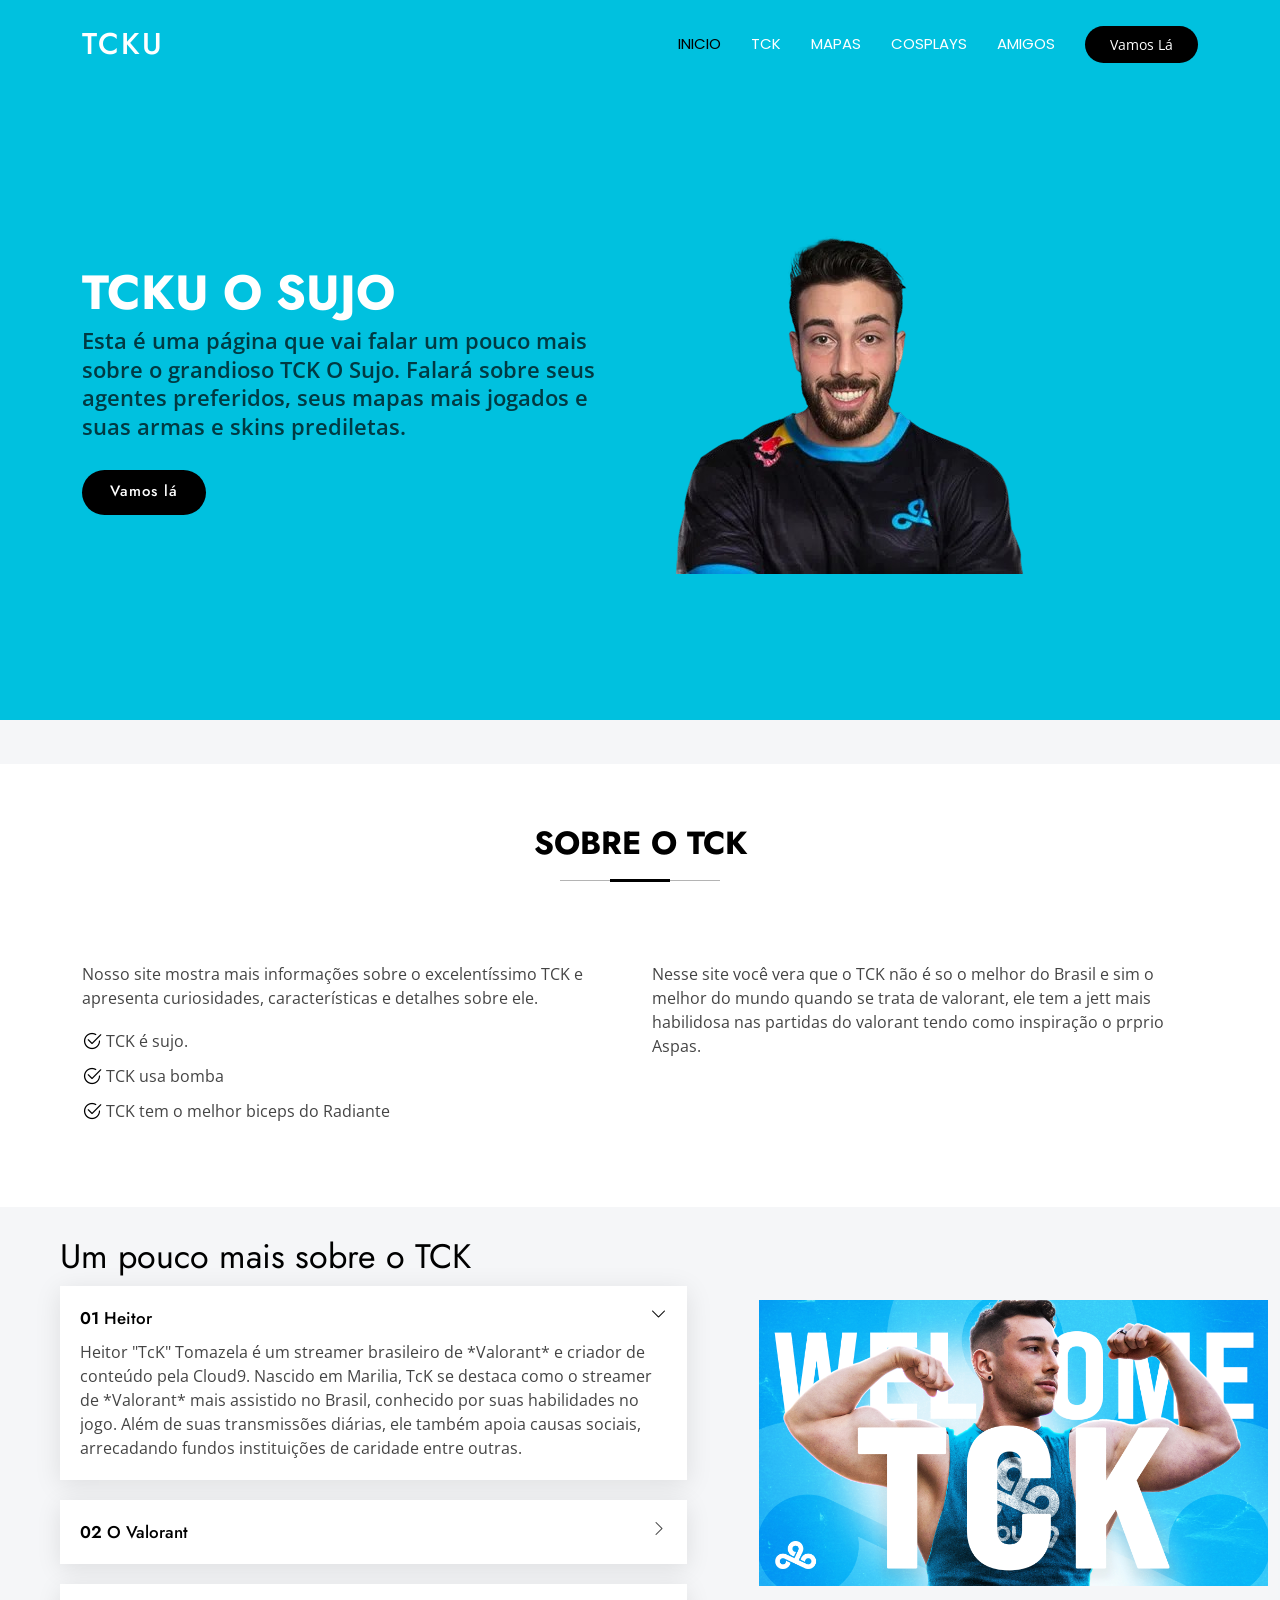
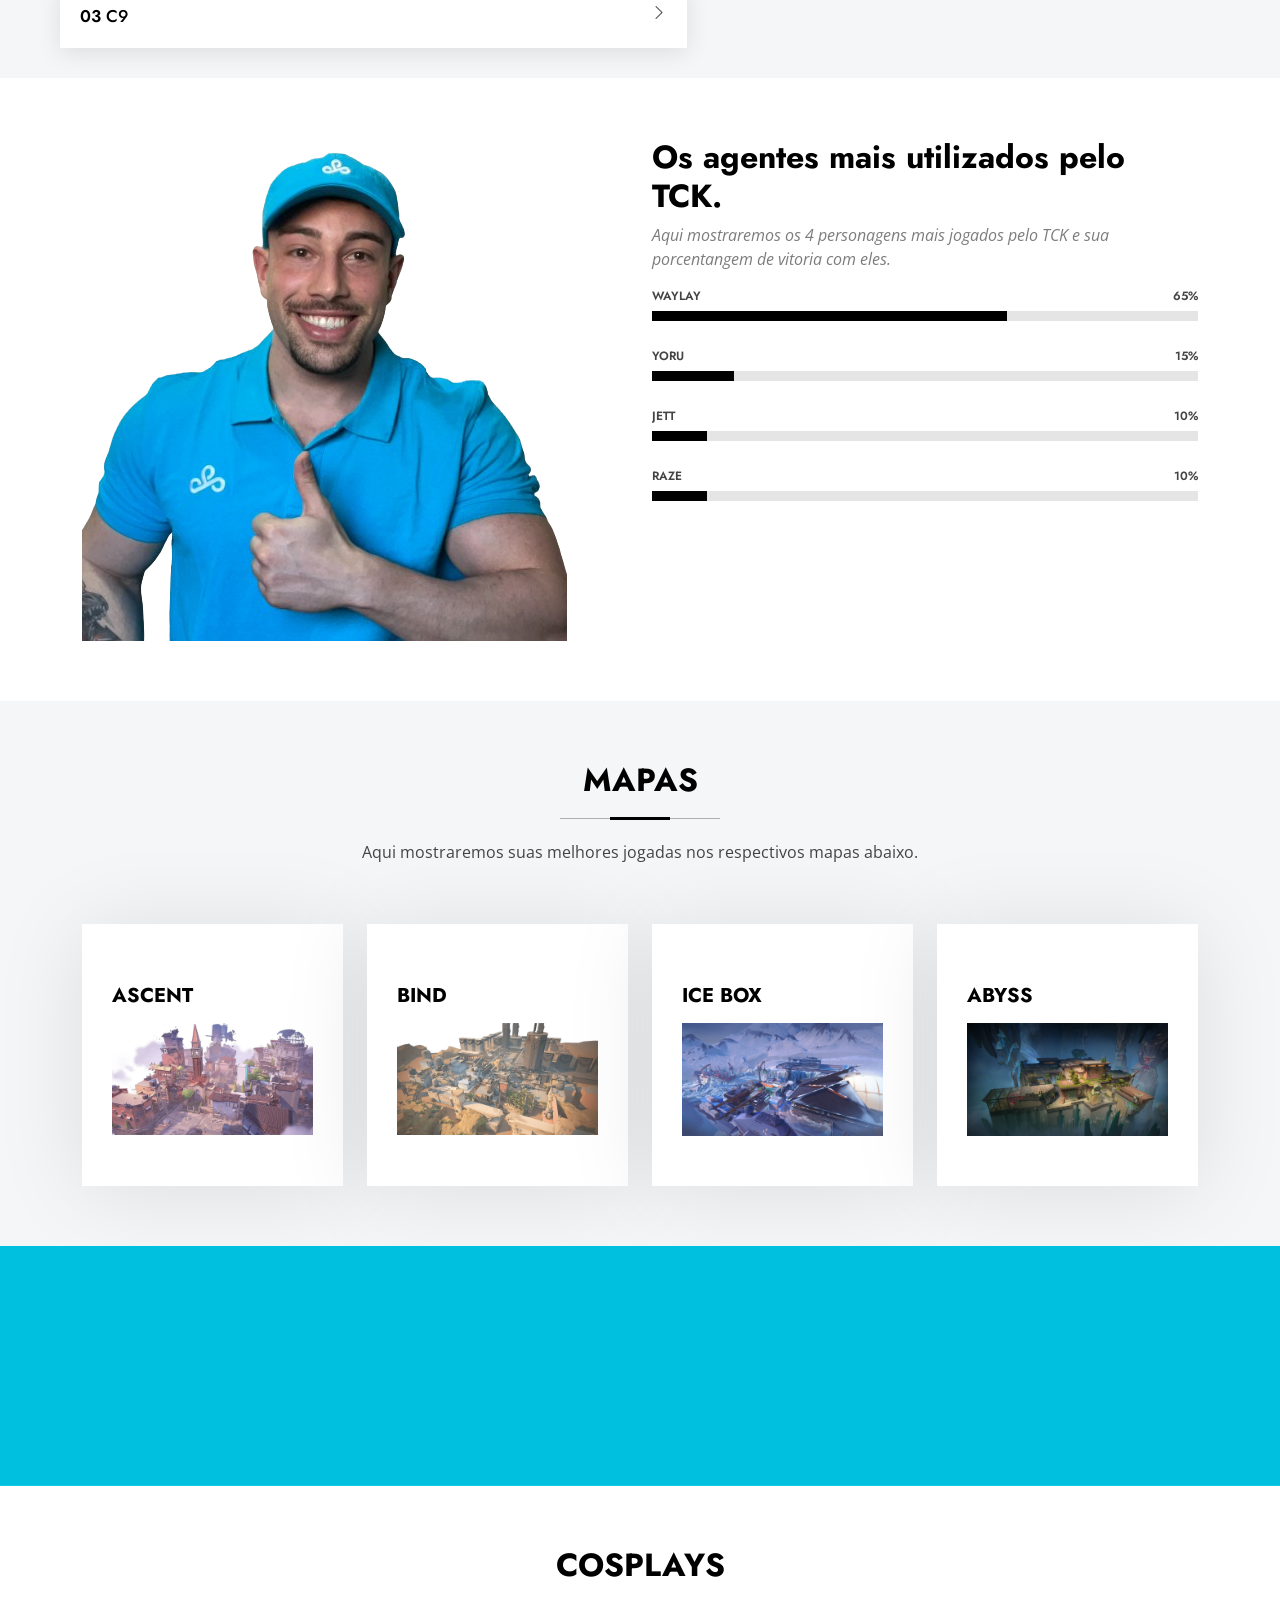
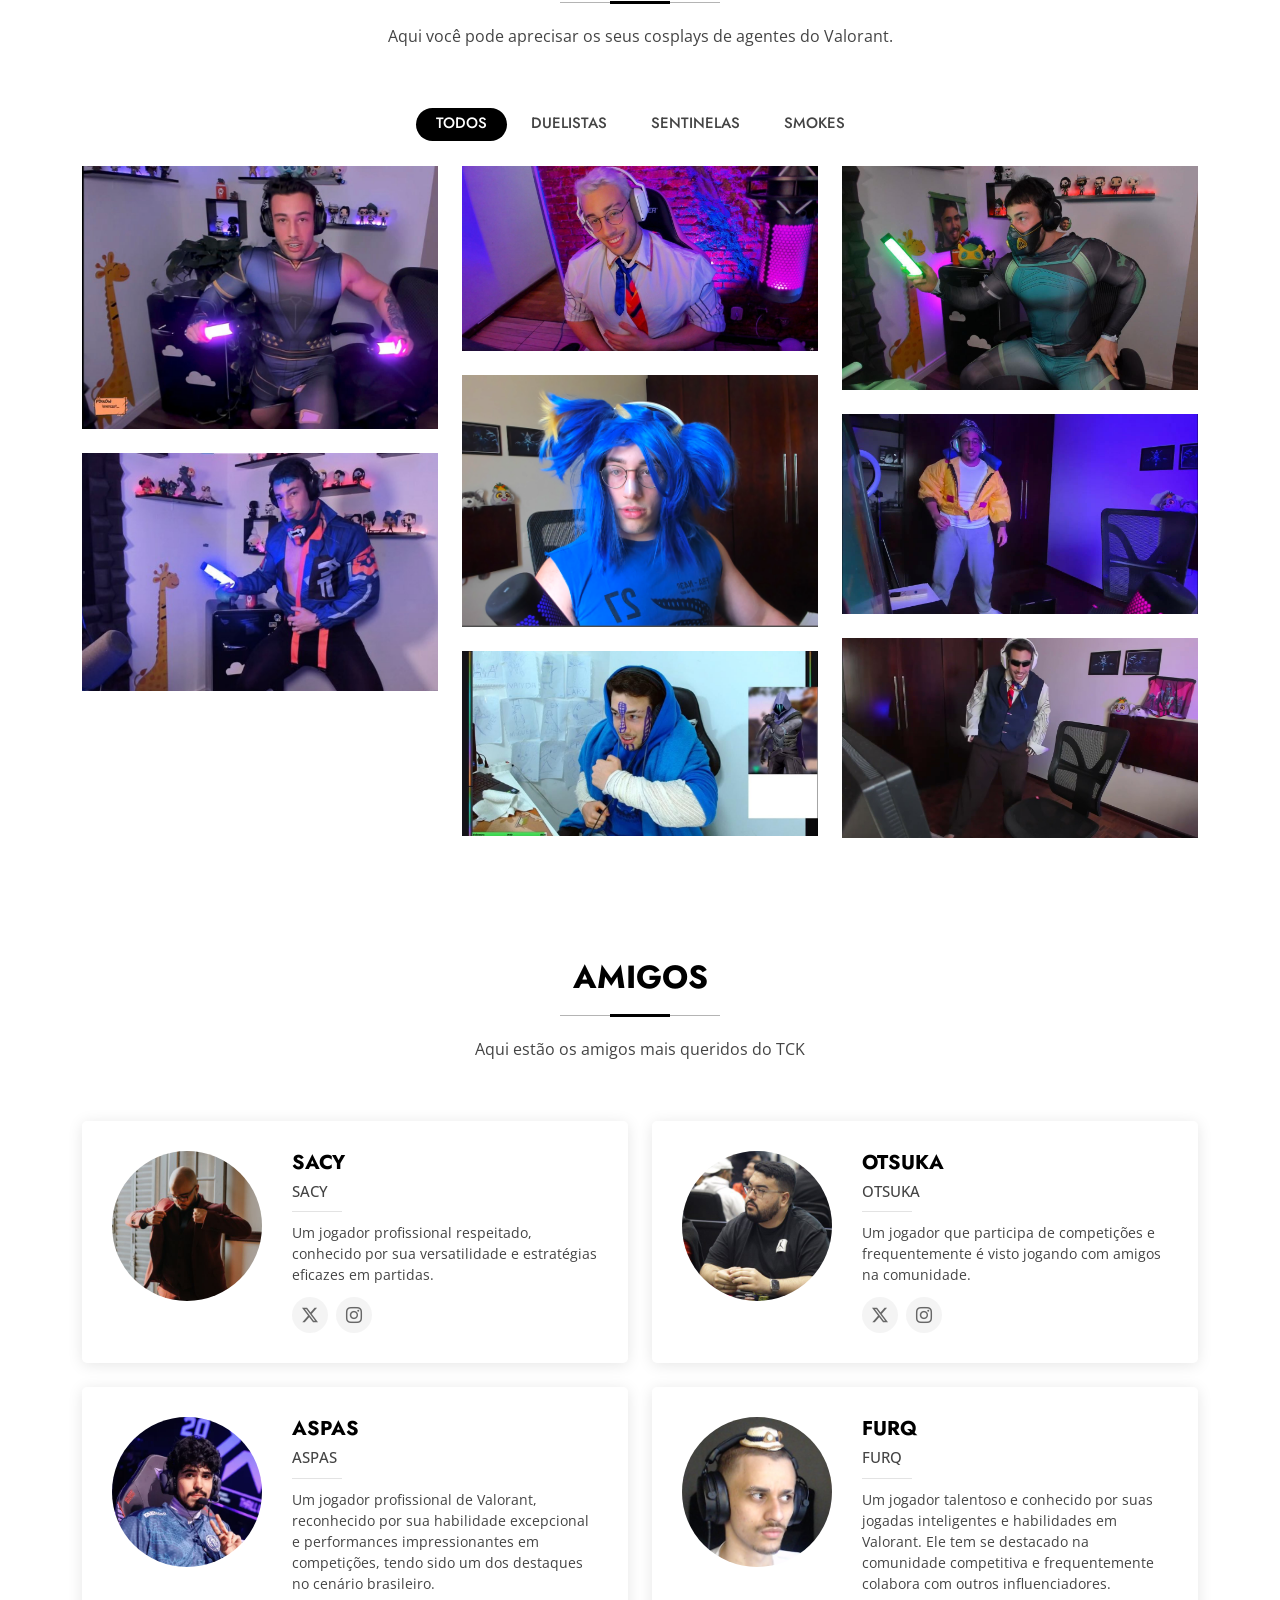
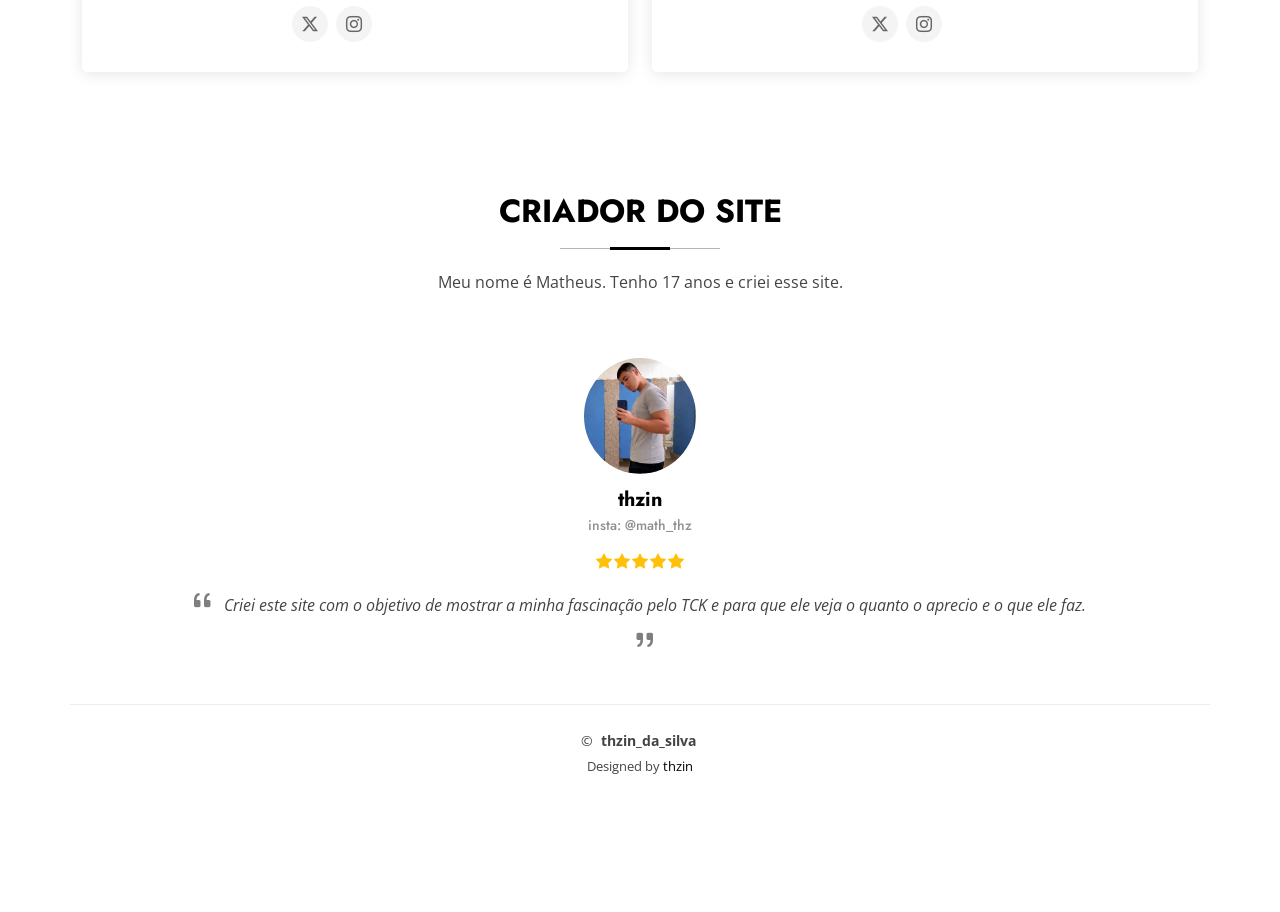
<file: index.html>
<!DOCTYPE html>
<html lang="en">

<head>
  <meta charset="utf-8">
  <meta content="width=device-width, initial-scale=1.0" name="viewport">
  <title>TCKU O SUJO</title>
  <meta name="description" content="">
  <meta name="keywords" content="">

  <!-- Favicons -->
  <link href="assets/img/favicon.png" rel="icon">
  <link href="assets/img/apple-touch-icon.png" rel="apple-touch-icon">

  <!-- Fonts -->
  <link href="https://fonts.googleapis.com" rel="preconnect">
  <link href="https://fonts.gstatic.com" rel="preconnect" crossorigin>
  <link href="https://fonts.googleapis.com/css2?family=Open+Sans:ital,wght@0,300;0,400;0,500;0,600;0,700;0,800;1,300;1,400;1,500;1,600;1,700;1,800&family=Poppins:ital,wght@0,100;0,200;0,300;0,400;0,500;0,600;0,700;0,800;0,900;1,100;1,200;1,300;1,400;1,500;1,600;1,700;1,800;1,900&family=Jost:ital,wght@0,100;0,200;0,300;0,400;0,500;0,600;0,700;0,800;0,900;1,100;1,200;1,300;1,400;1,500;1,600;1,700;1,800;1,900&display=swap" rel="stylesheet">

  <!-- Vendor CSS Files -->
  <link href="assets/vendor/bootstrap/css/bootstrap.min.css" rel="stylesheet">
  <link href="assets/vendor/bootstrap-icons/bootstrap-icons.css" rel="stylesheet">
  <link href="assets/vendor/aos/aos.css" rel="stylesheet">
  <link href="assets/vendor/glightbox/css/glightbox.min.css" rel="stylesheet">
  <link href="assets/vendor/swiper/swiper-bundle.min.css" rel="stylesheet">

  <!-- Main CSS File -->
  <link href="assets/css/main.css" rel="stylesheet">

  <!-- =======================================================
  * Template Name: Arsha
  * Template URL: https://bootstrapmade.com/arsha-free-bootstrap-html-template-corporate/
  * Updated: Aug 07 2024 with Bootstrap v5.3.3
  * Author: BootstrapMade.com
  * License: https://bootstrapmade.com/license/
  ======================================================== -->
</head>

<body class="index-page">

  <header id="header" class="header d-flex align-items-center fixed-top">
    <div class="container-fluid container-xl position-relative d-flex align-items-center">

      <a href="index.html" class="logo d-flex align-items-center me-auto">
        <!-- Uncomment the line below if you also wish to use an image logo -->
        <!-- <img src="assets/img/logo.png" alt=""> -->
        <h1 class="sitename">TCKU</h1>
      </a>

      <nav id="navmenu" class="navmenu">
        <ul>
          <li><a href="#hero" class="active">INICIO</a></li>
          <li><a href="#about">TCK</a></li>
          <li><a href="#services">MAPAS</a></li>
          <li><a href="#portfolio">COSPLAYS</a></li>
          <!-- <li><a href="#pricing">AMIGOS</a></li>
          <li class="dropdown"><a href="#"><span>Desafios</span> <i class="bi bi-chevron-down toggle-dropdown"></i></a>
            <ul>
              <li><a href="#">Desafio 1</a></li>
              <li><a href="#">Desafio 2</a></li>
              <li><a href="#">Desafio 3</a></li>
              <li><a href="#">Desafio 4</a></li>
            </ul>
          </li> -->
          <li><a href="#team">AMIGOS</a></li>
         
      
        </ul>
        <i class="mobile-nav-toggle d-xl-none bi bi-list"></i>
      </nav>

      <a class="btn-getstarted" href="#about">Vamos Lá</a>

    </div>
  </header>

  <main class="main">

    <!-- Hero Section -->
    <section id="hero" class="hero section dark-background">

      <div class="container">
        <div class="row gy-4">
          <div class="col-lg-6 order-2 order-lg-1 d-flex flex-column justify-content-center" data-aos="zoom-out">
            <h1>TCKU O SUJO</h1>
<p>Esta é uma página que vai falar um pouco mais sobre o grandioso TCK O Sujo. Falará sobre seus agentes preferidos, seus mapas mais jogados e suas armas e skins prediletas.</p>            <div class="d-flex">
              <a href="#about" class="btn-get-started">Vamos lá</a>
              <!-- <a href="https://www.youtube.com/watch?v=Y7f98aduVJ8" class="glightbox btn-watch-video d-flex align-items-center"><i class="bi bi-play-circle"></i><span>Watch Video</span></a> -->
            </div>
          </div>
          <div class="col-lg-6 order-1 order-lg-2 hero-img" data-aos="zoom-out" data-aos-delay="200">
            <img src="assets/img/x1.png" class="img-fluid animated" alt="">
          </div>
        </div>
      </div>

    </section><!-- /Hero Section -->

    <!-- Clients Section -->
    <section id="clients" class="clients section light-background">

      <div class="container" data-aos="zoom-in">

        <div class="swiper init-swiper">
          <script type="application/json" class="swiper-config">
            {
              "loop": true,
              "speed": 600,
              "autoplay": {
                "delay": 5000
              },
              "slidesPerView": "auto",
              "pagination": {
                "el": ".swiper-pagination",
                "type": "bullets",
                "clickable": true
              },
              "breakpoints": {
                "320": {
                  "slidesPerView": 2,
                  "spaceBetween": 40
                },
                "480": {
                  "slidesPerView": 3,
                  "spaceBetween": 60
                },
                "640": {
                  "slidesPerView": 4,
                  "spaceBetween": 80
                },
                "992": {
                  "slidesPerView": 5,
                  "spaceBetween": 120
                },
                "1200": {
                  "slidesPerView": 6,
                  "spaceBetween": 120
                }
              }
            }
          </script>
          <!-- <div class="swiper-wrapper align-items-center">
            <div class="swiper-slide"><img src="assets/img/clients/client-1.png" class="img-fluid" alt=""></div>
            <div class="swiper-slide"><img src="assets/img/clients/client-2.png" class="img-fluid" alt=""></div>
            <div class="swiper-slide"><img src="assets/img/clients/client-3.png" class="img-fluid" alt=""></div>
            <div class="swiper-slide"><img src="assets/img/clients/client-4.png" class="img-fluid" alt=""></div>
            <div class="swiper-slide"><img src="assets/img/clients/client-5.png" class="img-fluid" alt=""></div>
            <div class="swiper-slide"><img src="assets/img/clients/client-6.png" class="img-fluid" alt=""></div>
            <div class="swiper-slide"><img src="assets/img/clients/client-7.png" class="img-fluid" alt=""></div>
            <div class="swiper-slide"><img src="assets/img/clients/client-8.png" class="img-fluid" alt=""></div>
          </div>
        </div>

      </div> -->

    </section><!-- /Clients Section -->

    <!-- About Section -->
    <section id="about" class="about section">

      <!-- Section Title -->
      <div class="container section-title" data-aos="fade-up">
        <h2>Sobre o TCK</h2>
      </div><!-- End Section Title -->

      <div class="container">

        <div class="row gy-4">

          <div class="col-lg-6 content" data-aos="fade-up" data-aos-delay="100">
           <p>
Nosso site mostra mais informações sobre o excelentíssimo TCK e apresenta curiosidades, características e detalhes sobre ele.
</p>
            <ul>
              <li><i class="bi bi-check2-circle"></i> <span>TCK é sujo.</span></li>
              <li><i class="bi bi-check2-circle"></i> <span>TCK usa bomba</span></li>
              <li><i class="bi bi-check2-circle"></i> <span>TCK tem o melhor biceps do Radiante</span></li>
            </ul>
          </div>

          <div class="col-lg-6" data-aos="fade-up" data-aos-delay="200">
            <p>Nesse site você vera que o TCK não é so o melhor do Brasil e sim o melhor do mundo quando se trata de valorant, ele tem a jett mais habilidosa nas partidas do valorant tendo como inspiração o prprio Aspas. </p>
            <!-- <a href="#" class="read-more"><span>Read More</span><i class="bi bi-arrow-right"></i></a> -->
          </div>

        </div>

      </div>

    </section><!-- /About Section -->

    <!-- Why Us Section -->
    <section id="why-us" class="section why-us light-background" data-builder="section">

      <div class="container-fluid">

        <div class="row gy-4">

          <div class="col-lg-7 d-flex flex-column justify-content-center order-2 order-lg-1">

            <div class="content px-xl-5" data-aos="fade-up" data-aos-delay="100">
              <h3><span>Um pouco mais sobre o TCK</span></h3>
              <!-- <p>
                "O Homem que Calculava", escrito por Malba Tahan, é um clássico da literatura brasileira e mundial que mistura a matemática com a magia da narrativa. A história, ambientada no exótico mundo árabe, gira em torno de Beremiz Samir, um homem com habilidades matemáticas extraordinárias, que usa sua inteligência para resolver desafios e intrigas de forma engenhosa.
              </p> -->
            </div>

            <div class="faq-container px-xl-5" data-aos="fade-up" data-aos-delay="200">

              <div class="faq-item faq-active">

                <h3><span>01</span>Heitor</h3>
                <div class="faq-content">
                  <p>Heitor "TcK" Tomazela é um streamer brasileiro de *Valorant* e criador de conteúdo pela Cloud9. Nascido em Marilia, TcK se destaca como o streamer de *Valorant* mais assistido no Brasil, conhecido por suas habilidades no jogo. Além de suas transmissões diárias, ele também apoia causas sociais, arrecadando fundos instituições de caridade entre outras.</p>
                </div>
                <i class="faq-toggle bi bi-chevron-right"></i>
              </div><!-- End Faq item-->

              <div class="faq-item">
                <h3><span>02</span>O Valorant</h3>
                <div class="faq-content">
                  <p>
                    TcK é conhecido por ser um jogador excepcional de Valorant, tendo atingido a classificação mais alta do jogo, Radiant, desde a fase beta. Seu estilo de jogo é marcado por uma excelente mira e grande precisão em suas jogadas, o que o torna um dos jogadores mais temidos nos servidores brasileiros. Ele é muito estratégico e consegue manter um nível de competitividade extremamente alto em todas as suas transmissões. Como um dos streamers mais assistidos de Valorant no Brasil, TcK também oferece entretenimento, misturando jogabilidade de alto nível com interações divertidas com seu público.</p>
                </div>
                <i class="faq-toggle bi bi-chevron-right"></i>
              </div><!-- End Faq item-->

              <div class="faq-item">
                <h3><span>03</span>C9</h3>
                <div class="faq-content">
                  <p>A Cloud9 (C9) é uma das organizações de esports mais reconhecidas globalmente, fundada em 2013. A equipe compete em diversos jogos populares, incluindo *League of Legends*, *CS:GO*, *VALORANT*, e outros. A C9 é conhecida por suas conquistas em várias ligas de esports, incluindo títulos importantes como o primeiro Major norte-americano de *CS:GO*. Além de seu sucesso competitivo, a Cloud9 também investe em criadores de conteúdo e streamers, fortalecendo sua marca dentro e fora dos cenários competitivos【24†source】.</p>
                </div>
                <i class="faq-toggle bi bi-chevron-right"></i>
              </div><!-- End Faq item-->

            </div>

          </div>

          <div class="col-lg-5 order-1 order-lg-2 why-us-img">
            <img src="assets/img/x4.png" class="img-fluid" alt="" data-aos="zoom-in" data-aos-delay="100">
          </div>
        </div>

      </div>

    </section><!-- /Why Us Section -->

    <!-- Skills Section -->
    <section id="skills" class="skills section">

      <div class="container" data-aos="fade-up" data-aos-delay="100">

        <div class="row">

          <div class="col-lg-6 d-flex align-items-center">
            <img src="assets/img/c2.png" class="img-fluid" alt="">
          </div>

          <div class="col-lg-6 pt-4 pt-lg-0 content">

            <h3>Os agentes mais utilizados pelo TCK.</h3>
            <p class="fst-italic">
             Aqui mostraremos os 4 personagens mais jogados pelo TCK e sua porcentangem de vitoria com eles.
            </p>

            <div class="skills-content skills-animation">

              <div class="progress">
                <span class="skill"><span>WAYLAY</span> <i class="val">65%</i></span>
                <div class="progress-bar-wrap">
                  <div class="progress-bar" role="progressbar" aria-valuenow="65" aria-valuemin="0" aria-valuemax="65"></div>
                </div>
              </div><!-- End Skills Item -->

              <div class="progress">
                <span class="skill"><span>YORU</span> <i class="val">15%</i></span>
                <div class="progress-bar-wrap">
                  <div class="progress-bar" role="progressbar" aria-valuenow="15" aria-valuemin="0" aria-valuemax="15"></div>
                </div>
              </div><!-- End Skills Item -->

              <div class="progress">
                <span class="skill"><span>JETT</span> <i class="val">10%</i></span>
                <div class="progress-bar-wrap">
                  <div class="progress-bar" role="progressbar" aria-valuenow="10" aria-valuemin="0" aria-valuemax="10"></div>
                </div>
              </div><!-- End Skills Item -->

              <div class="progress">
                <span class="skill"><span>RAZE</span> <i class="val">10%</i></span>
                <div class="progress-bar-wrap">
                  <div class="progress-bar" role="progressbar" aria-valuenow="10" aria-valuemin="0" aria-valuemax="10"></div>
                </div>
              </div><!-- End Skills Item -->

            </div>

          </div>
        </div>

      </div>

    </section><!-- /Skills Section -->

    <!-- Services Section -->
    <section id="services" class="services section light-background">

      <!-- Section Title -->
      <div class="container section-title" data-aos="fade-up">
        <h2>Mapas</h2>
        <p>Aqui mostraremos suas melhores jogadas nos respectivos mapas abaixo. </p>
      </div><!-- End Section Title -->

      <div class="container">

        <div class="row gy-4">

          <div class="col-xl-3 col-md-6 d-flex" data-aos="fade-up" data-aos-delay="100">
            <div class="service-item position-relative">
              <div class="icon"><i class="bi bi-animal icon"></i></div>
              <h4><a href="D1.html" class="stretched-link">ASCENT</a></h4>
             <!-- <p>Esse é o mapa Ascent que possui uma taxa de vitória variável.</p> -->
              <img src="assets/img/x2.png" class="img-fluid" alt="">
            </div>
          </div><!-- End Service Item -->

          <div class="col-xl-3 col-md-6 d-flex" data-aos="fade-up" data-aos-delay="200">
            <div class="service-item position-relative">
              <div class="icon"><i class="bi bi--box-circles icon"></i></div>
              <h4><a href="D2.html" class="stretched-link">BIND</a></h4>
             <!-- <p>Esse é o mapa Bind que possui uma taxa de sucesso alta.</p> -->
              <img src="assets/img/x3.png" class="img-fluid" alt="">
            </div>
          </div><!-- End Service Item -->

          <div class="col-xl-3 col-md-6 d-flex" data-aos="fade-up" data-aos-delay="300">
            <div class="service-item position-relative">
              <div class="icon"><i class="bi bi--week icon"></i></div>
              <h4><a href="D3.html" class="stretched-link">ICE BOX</a></h4>
            <!--  <p>Esse é o mapa da Ice box que possui 100% de vitorias</p> -->
              <img src="assets/img/x6.png" class="img-fluid" alt="">

            </div>
          </div><!-- End Service Item -->

          <div class="col-xl-3 col-md-6 d-flex" data-aos="fade-up" data-aos-delay="400">
            <div class="service-item position-relative">
              <div class="icon"><i class="bi bi- icon"></i></div>
              <h4><a href="D4.html" class="stretched-link">ABYSS</a></h4>
              <!-- <p>Esse é o mapa Abyss que possui um total de 100% de vitorias</p> -->
              <img src="assets/img/x7.png" class="img-fluid" alt="">

            </div>
          </div><!-- End Service Item -->

        </div>

      </div>

    </section><!-- /Services Section -->

    <!-- Call To Action Section -->
    <section id="call-to-action" class="call-to-action section dark-background">

      <img src="assets/img/z2.png" alt="">

      <div class="container">

        <div class="row" data-aos="zoom-in" data-aos-delay="100">
          <div class="col-xl-9 text-center text-xl-start">
            <!-- <h3>Call To Action</h3>
            <p>Duis aute irure dolor in reprehenderit in voluptate velit esse cillum dolore eu fugiat nulla pariatur. Excepteur sint occaecat cupidatat non proident, sunt in culpa qui officia deserunt mollit anim id est laborum.</p> -->
          </div>
          <div class="col-xl-3 cta-btn-container text-center">
            <!-- <a class="cta-btn align-middle" href="#">Call To Action</a> -->
          </div>
        </div>

      </div>

    </section><!-- /Call To Action Section -->

    <!-- Portfolio Section -->
    <section id="portfolio" class="portfolio section">

      <!-- Section Title -->
      <div class="container section-title" data-aos="fade-up">
        <h2>COSPLAYS</h2>
        <p>Aqui você pode aprecisar os seus cosplays de agentes do Valorant.</p>
      </div><!-- End Section Title -->

      <div class="container">

        <div class="isotope-layout" data-default-filter="*" data-layout="masonry" data-sort="original-order">

          <ul class="portfolio-filters isotope-filters" data-aos="fade-up" data-aos-delay="100">
            <li data-filter="*" class="filter-active">TODOS</li>
            <li data-filter=".filter-app">DUELISTAS</li>
            <li data-filter=".filter-product">SENTINELAS</li>
            <li data-filter=".filter-branding">SMOKES</li>

          </ul><!-- End Portfolio Filters -->

          <div class="row gy-4 isotope-container" data-aos="fade-up" data-aos-delay="200">

            <div class="col-lg-4 col-md-6 portfolio-item isotope-item filter-app">
              <img src="assets/img/masonry-portfolio/v1.png" class="img-fluid" alt="">
              <div class="portfolio-info">
                <h4>TCREYNA</h4>
                <p>A Reyna mais sheipada do Radiante</p>
                <a href="assets/img/masonry-portfolio/v1.png" title="TCREYNA" data-gallery="portfolio-gallery-app" class="glightbox preview-link"><i class="bi bi-zoom-in"></i></a>
                <!-- <a href="portfolio-details.html" title="More Details" class="details-link"><i class="bi bi-link-45deg"></i></a> -->
              </div>
            </div><!-- End Portfolio Item -->

            <div class="col-lg-4 col-md-6 portfolio-item isotope-item filter-product">
              <img src="assets/img/masonry-portfolio/b4.png" class="img-fluid" alt="">
              <div class="portfolio-info">
                <h4>TCCHAMBER-1</h4>
                <p>O chamber mais sensual do Radiante</p>
                <a href="assets/img/masonry-portfolio/b4.png" title="TCCHAMBER-1" data-gallery="GERAL" class="glightbox preview-link"><i class="bi bi-zoom-in"></i></a>
                <!-- <a href="portfolio-details.html" title="More Details" class="details-link"><i class="bi bi-link-45deg"></i></a> -->
              </div>
            </div><!-- End Portfolio Item -->

            <div class="col-lg-4 col-md-6 portfolio-item isotope-item filter-branding">
              <img src="assets/img/masonry-portfolio/x5.png" class="img-fluid" alt="">
              <div class="portfolio-info">
                <h4>TCVIPER</h4>
                <p>A viper mais forte do Radiante</p>
                <a href="assets/img/masonry-portfolio/x5.png" title="TCVIPER" data-gallery="portfolio-gallery-branding" class="glightbox preview-link"><i class="bi bi-zoom-in"></i></a>
                <!-- <a href="portfolio-details.html" title="More Details" class="details-link"><i class="bi bi-link-45deg"></i></a> -->
              </div>
            </div><!-- End Portfolio Item -->

            <div class="col-lg-4 col-md-6 portfolio-item isotope-item filter-app">
              <img src="assets/img/masonry-portfolio/b1.png" class="img-fluid" alt="">
              <div class="portfolio-info">
                <h4>TCNEON</h4>
                <p>A neon que usa mais bomba do Radiante</p>
                <a href="assets/img/masonry-portfolio/b1.png" title="TCNEON" data-gallery="portfolio-gallery-app" class="glightbox preview-link"><i class="bi bi-zoom-in"></i></a>
                <!-- <a href="portfolio-details.html" title="More Details" class="details-link"><i class="bi bi-link-45deg"></i></a> -->
              </div>
            </div><!-- End Portfolio Item -->

            <div class="col-lg-4 col-md-6 portfolio-item isotope-item filter-product">
              <img src="assets/img/masonry-portfolio/b3.png" class="img-fluid" alt="">
              <div class="portfolio-info">
                <h4>TCJOY</h4>
                <p>A kill joy mais fit do Radiante</p>
                <a href="assets/img/masonry-portfolio/b3.png" title="TCJOY" data-gallery="portfolio-gallery-product" class="glightbox preview-link"><i class="bi bi-zoom-in"></i></a>
                <!-- <a href="portfolio-details.html" title="More Details" class="details-link"><i class="bi bi-link-45deg"></i></a> -->
              </div>
            </div><!-- End Portfolio Item -->

            <!-- <div class="col-lg-4 col-md-6 portfolio-item isotope-item filter-branding">
              <img src="assets/img/masonry-portfolio/v1.png" class="img-fluid" alt="">
              <div class="portfolio-info">
                <h4>TCREYNA</h4>
                <p>A reyna mais sheipada do Radiante</p>
                <a href="assets/img/masonry-portfolio/v1.png" title="Branding 2" data-gallery="portfolio-gallery-branding" class="glightbox preview-link"><i class="bi bi-zoom-in"></i></a>
                <a href="portfolio-details.html" title="More Details" class="details-link"><i class="bi bi-link-45deg"></i></a>
              </div>
            </div>End Portfolio Item -->

            <div class="col-lg-4 col-md-6 portfolio-item isotope-item filter-app">
              <img src="assets/img/masonry-portfolio/v6.png" class="img-fluid" alt="">
              <div class="portfolio-info">
                <h4>TCYORU</h4>
                <p>O yoru com seu ombro de cebola</p>
                <a href="assets/img/masonry-portfolio/v6.png" title="TCYORU" data-gallery="portfolio-gallery-app" class="glightbox preview-link"><i class="bi bi-zoom-in"></i></a>
                <!-- <a href="portfolio-details.html" title="More Details" class="details-link"><i class="bi bi-link-45deg"></i></a> -->
              </div>
            </div><!-- End Portfolio Item -->

            <div class="col-lg-4 col-md-6 portfolio-item isotope-item filter-product">
              <img src="assets/img/masonry-portfolio/b2.png" class="img-fluid" alt="">
              <div class="portfolio-info">
                <h4>TCCHAMBER-2</h4>
                <p>O chamber um pouco menos sensual do Radiante</p>
                <a href="assets/img/masonry-portfolio/b2.png" title="TCCHAMBER-2" data-gallery="portfolio-gallery-product" class="glightbox preview-link"><i class="bi bi-zoom-in"></i></a>
                <!-- <a href="portfolio-details.html" title="More Details" class="details-link"><i class="bi bi-link-45deg"></i></a> -->
              </div>
            </div><!-- End Portfolio Item -->

            <div class="col-lg-4 col-md-6 portfolio-item isotope-item filter-branding">
              <img src="assets/img/masonry-portfolio/v4.png" class="img-fluid" alt="">
              <div class="portfolio-info">
                <h4>TCOMEN</h4>
                <p>O morcegão que assusta todos os Radiantes</p>
                <a href="assets/img/masonry-portfolio/v4.png" title="TCOMEN" data-gallery="portfolio-gallery-branding" class="glightbox preview-link"><i class="bi bi-zoom-in"></i></a>
                <!-- <a href="portfolio-details.html" title="More Details" class="details-link"><i class="bi bi-link-45deg"></i></a> -->
                
              </div>
            </div><!-- End Portfolio Item -->

          </div><!-- End Portfolio Container -->

        </div>

      </div>

    </section><!-- /Portfolio Section -->

    <!-- Team Section -->
    <section id="team" class="team section">

      <!-- Section Title -->
      <div class="container section-title" data-aos="fade-up">
        <h2>Amigos</h2>
        <p>Aqui estão os amigos mais queridos do TCK</p>
      </div><!-- End Section Title -->

      <div class="container">

        <div class="row gy-4">

          <div class="col-lg-6" data-aos="fade-up" data-aos-delay="100">
            <div class="team-member d-flex align-items-start">
              <div class="pic"><img src="assets/img/team/t2.png" class="img-fluid" alt=""></div>
              <div class="member-info">
                <h4>SACY</h4>
                <span>SACY</span>
                <p>Um jogador profissional respeitado, conhecido por sua versatilidade e estratégias eficazes em partidas.</p>
                <div class="social">
                  <a href="https://x.com/gustavosacy"><i class="bi bi-twitter-x"></i></a>
                  <!-- <a href=""><i class="bi bi-facebook"></i></a> -->
                  <a href="https://www.instagram.com/sacyrossi?igsh=ZzZzczZveGR3MDM4"><i class="bi bi-instagram"></i></a>
                  <!-- <a href=""> <i class="bi bi-linkedin"></i> </a> -->
                </div>
              </div>
            </div>
          </div><!-- End Team Member -->

          <div class="col-lg-6" data-aos="fade-up" data-aos-delay="200">
            <div class="team-member d-flex align-items-start">
              <div class="pic"><img src="assets/img/team/r3.png" class="img-fluid" alt=""></div>
              <div class="member-info">
                <h4>OTSUKA</h4>
                <span>OTSUKA</span>
                <p>Um jogador que participa de competições e frequentemente é visto jogando com amigos na comunidade.</p>
                <div class="social">
                  <a href="https://x.com/otsukafps"><i class="bi bi-twitter-x"></i></a>
                  <!-- <a href=""><i class="bi bi-facebook"></i></a> -->
                  <a href="https://www.instagram.com/otsukaxd?igsh=dzhlNnIzNXIxMzlo"><i class="bi bi-instagram"></i></a>
                  <!-- <a href=""> <i class="bi bi-linkedin"></i> </a> -->
                </div>
              </div>
            </div>
          </div><!-- End Team Member -->

          <div class="col-lg-6" data-aos="fade-up" data-aos-delay="300">
            <div class="team-member d-flex align-items-start">
              <div class="pic"><img src="assets/img/team/t3.png" class="img-fluid" alt=""></div>
              <div class="member-info">
                <h4>ASPAS</h4>
                <span>ASPAS</span>
                <p>Um jogador profissional de Valorant, reconhecido por sua habilidade excepcional e performances impressionantes em competições, tendo sido um dos destaques no cenário brasileiro.</p>
                <div class="social">
                  <a href="https://x.com/aspaszin"><i class="bi bi-twitter-x"></i></a>
                  <!-- <a href=""><i class="bi bi-facebook"></i></a> -->
                  <a href="https://www.instagram.com/aspaszin?igsh=bDBtOXNmemRjcXly"><i class="bi bi-instagram"></i></a>
                  <!-- <a href=""> <i class="bi bi-linkedin"></i> </a> -->
                </div>
              </div>
            </div>
          </div><!-- End Team Member -->

          <div class="col-lg-6" data-aos="fade-up" data-aos-delay="400">
            <div class="team-member d-flex align-items-start">
              <div class="pic"><img src="assets/img/team/t4.png" class="img-fluid" alt=""></div>
              <div class="member-info">
                <h4>FURQ</h4>
                <span>FURQ</span>
                <p>Um jogador talentoso e conhecido por suas jogadas inteligentes e habilidades em Valorant. Ele tem se destacado na comunidade competitiva e frequentemente colabora com outros influenciadores.</p>
                <div class="social">
                  <a href="https://x.com/furqzin"><i class="bi bi-twitter-x"></i></a>
                  <!-- <a href=""><i class="bi bi-facebook"></i></a> -->
                  <a href="https://www.instagram.com/furqzin_?igsh=bWo4cXpmYWl0MTI="><i class="bi bi-instagram"></i></a>
                  <!-- <a href=""> <i class="bi bi-linkedin"></i> </a> -->
                </div>
              </div>
            </div>
          </div><!-- End Team Member -->

        </div>

      </div>

    </section><!-- /Team Section -->

    <!-- Testimonials Section -->
    <section id="testimonials" class="testimonials section">

      <!-- Section Title -->
      <div class="container section-title" data-aos="fade-up">
        <h2>Criador do site</h2>
        <p>Meu nome é Matheus. Tenho 17 anos e criei esse site.</p>
      </div><!-- End Section Title -->

      <div class="container" data-aos="fade-up" data-aos-delay="100">

        <div class="swiper init-swiper">
          <script type="application/json" class="swiper-config">
            {
              "loop": true,
              "speed": 600,
              "autoplay": {
                "delay": 5000
              },
              "slidesPerView": "auto",
              "pagination": {
                "el": ".swiper-pagination",
                "type": "bullets",
                "clickable": true
              }
            }
          </script>
          <div class="swiper-wrapper">

            <div class="swiper-slide">
              <div class="testimonial-item">
                <img src="criador.jpeg" class="testimonial-img" alt="">
                <h3>thzin</h3>
                <h4>insta: @math_thz</h4>
                <div class="stars">
                  <i class="bi bi-star-fill"></i><i class="bi bi-star-fill"></i><i class="bi bi-star-fill"></i><i class="bi bi-star-fill"></i><i class="bi bi-star-fill"></i>
                </div>
                <p>
                  <i class="bi bi-quote quote-icon-left"></i>
                  <span>Criei este site com o objetivo de mostrar a minha fascinação pelo TCK e para que ele veja o quanto o aprecio e o que ele faz.</span>
                  <i class="bi bi-quote quote-icon-right"></i>
                </p>
              </div>
            </div><!-- End testimonial item -->

            <div class="swiper-slide">
              <div class="testimonial-item">
                <img src="assets/img/testimonials/testimonials-2.jpg" class="testimonial-img" alt="">
                <h3>Sara Wilsson</h3>
                <h4>Designer</h4>
                <div class="stars">
                  <i class="bi bi-star-fill"></i><i class="bi bi-star-fill"></i><i class="bi bi-star-fill"></i><i class="bi bi-star-fill"></i><i class="bi bi-star-fill"></i>
                </div>
                <p>
                  <i class="bi bi-quote quote-icon-left"></i>
                  <span>Export tempor illum tamen malis malis eram quae irure esse labore quem cillum quid cillum eram malis quorum velit fore eram velit sunt aliqua noster fugiat irure amet legam anim culpa.</span>
                  <i class="bi bi-quote quote-icon-right"></i>
                </p>
              </div>
            </div><!-- End testimonial item -->

            <div class="swiper-slide">
              <div class="testimonial-item">
                <img src="assets/img/testimonials/testimonials-3.jpg" class="testimonial-img" alt="">
                <h3>Jena Karlis</h3>
                <h4>Store Owner</h4>
                <div class="stars">
                  <i class="bi bi-star-fill"></i><i class="bi bi-star-fill"></i><i class="bi bi-star-fill"></i><i class="bi bi-star-fill"></i><i class="bi bi-star-fill"></i>
                </div>
                <p>
                  <i class="bi bi-quote quote-icon-left"></i>
                  <span>Enim nisi quem export duis labore cillum quae magna enim sint quorum nulla quem veniam duis minim tempor labore quem eram duis noster aute amet eram fore quis sint minim.</span>
                  <i class="bi bi-quote quote-icon-right"></i>
                </p>
              </div>
            </div><!-- End testimonial item -->

            <div class="swiper-slide">
              <div class="testimonial-item">
                <img src="assets/img/testimonials/testimonials-4.jpg" class="testimonial-img" alt="">
                <h3>Matt Brandon</h3>
                <h4>Freelancer</h4>
                <div class="stars">
                  <i class="bi bi-star-fill"></i><i class="bi bi-star-fill"></i><i class="bi bi-star-fill"></i><i class="bi bi-star-fill"></i><i class="bi bi-star-fill"></i>
                </div>
                <p>
                  <i class="bi bi-quote quote-icon-left"></i>
                  <span>Fugiat enim eram quae cillum dolore dolor amet nulla culpa multos export minim fugiat minim velit minim dolor enim duis veniam ipsum anim magna sunt elit fore quem dolore labore illum veniam.</span>
                  <i class="bi bi-quote quote-icon-right"></i>
                </p>
              </div>
            </div><!-- End testimonial item -->

            <div class="swiper-slide">
              <div class="testimonial-item">
                <img src="assets/img/testimonials/testimonials-5.jpg" class="testimonial-img" alt="">
                <h3>John Larson</h3>
                <h4>Entrepreneur</h4>
                <div class="stars">
                  <i class="bi bi-star-fill"></i><i class="bi bi-star-fill"></i><i class="bi bi-star-fill"></i><i class="bi bi-star-fill"></i><i class="bi bi-star-fill"></i>
                </div>
                <p>
                  <i class="bi bi-quote quote-icon-left"></i>
                  <span>Quis quorum aliqua sint quem legam fore sunt eram irure aliqua veniam tempor noster veniam enim culpa labore duis sunt culpa nulla illum cillum fugiat legam esse veniam culpa fore nisi cillum quid.</span>
                  <i class="bi bi-quote quote-icon-right"></i>
                </p>
              </div>
            </div><!-- End testimonial item -->

          </div>
          <div class="swiper-pagination"></div>
        </div>

      </div>

    <!-- </section>/Testimonials Section -->


    <!-- Contact Section
    <section id="contact" class="contact section">

      Section Title
      <div class="container section-title" data-aos="fade-up">
        <h2>Contact</h2>
        <p>Necessitatibus eius consequatur ex aliquid fuga eum quidem sint consectetur velit</p>
      </div>End Section Title

      <div class="container" data-aos="fade-up" data-aos-delay="100">

        <div class="row gy-4">

          <div class="col-lg-5">

            <div class="info-wrap">
              <div class="info-item d-flex" data-aos="fade-up" data-aos-delay="200">
                <i class="bi bi-geo-alt flex-shrink-0"></i>
                <div>
                  <h3>Address</h3>
                  <p>A108 Adam Street, New York, NY 535022</p>
                </div>
              </div>End Info Item

              <div class="info-item d-flex" data-aos="fade-up" data-aos-delay="300">
                <i class="bi bi-telephone flex-shrink-0"></i>
                <div>
                  <h3>Call Us</h3>
                  <p>+1 5589 55488 55</p>
                </div>
              </div>End Info Item

              <div class="info-item d-flex" data-aos="fade-up" data-aos-delay="400">
                <i class="bi bi-envelope flex-shrink-0"></i>
                <div>
                  <h3>Email Us</h3>
                  <p>info@example.com</p>
                </div>
              </div>End Info Item -->

              <!-- <iframe src="https://www.google.com/maps/embed?pb=!1m14!1m8!1m3!1d48389.78314118045!2d-74.006138!3d40.710059!3m2!1i1024!2i768!4f13.1!3m3!1m2!1s0x89c25a22a3bda30d%3A0xb89d1fe6bc499443!2sDowntown%20Conference%20Center!5e0!3m2!1sen!2sus!4v1676961268712!5m2!1sen!2sus" frameborder="0" style="border:0; width: 100%; height: 270px;" allowfullscreen="" loading="lazy" referrerpolicy="no-referrer-when-downgrade"></iframe>
            </div>
          </div>

          <div class="col-lg-7">
            <form action="forms/contact.php" method="post" class="php-email-form" data-aos="fade-up" data-aos-delay="200">
              <div class="row gy-4">

                <div class="col-md-6">
                  <label for="name-field" class="pb-2">Your Name</label>
                  <input type="text" name="name" id="name-field" class="form-control" required="">
                </div>

                <div class="col-md-6">
                  <label for="email-field" class="pb-2">Your Email</label>
                  <input type="email" class="form-control" name="email" id="email-field" required="">
                </div>

                <div class="col-md-12">
                  <label for="subject-field" class="pb-2">Subject</label>
                  <input type="text" class="form-control" name="subject" id="subject-field" required="">
                </div>

                <div class="col-md-12">
                  <label for="message-field" class="pb-2">Message</label>
                  <textarea class="form-control" name="message" rows="10" id="message-field" required=""></textarea>
                </div>

                <div class="col-md-12 text-center">
                  <div class="loading">Loading</div>
                  <div class="error-message"></div>
                  <div class="sent-message">Your message has been sent. Thank you!</div>

                  <button type="submit">Send Message</button>
                </div>

              </div>
            </form>
          </div>End Contact Form

        </div>

      </div>

    </section>/Contact Section

  </main> -->

  <footer id="footer" class="footer">

    <!-- <div class="footer-newsletter">
      <div class="container">
        <div class="row justify-content-center text-center">
          <div class="col-lg-6">
            <h4>Join Our Newsletter</h4>
            <p>Subscribe to our newsletter and receive the latest news about our products and services!</p>
            <form action="forms/newsletter.php" method="post" class="php-email-form">
              <div class="newsletter-form"><input type="email" name="email"><input type="submit" value="Subscribe"></div>
              <div class="loading">Loading</div>
              <div class="error-message"></div>
              <div class="sent-message">Your subscription request has been sent. Thank you!</div>
            </form>
          </div>
        </div>
      </div>
    </div> -->

    <!-- <div class="container footer-top">
      <div class="row gy-4">
        <div class="col-lg-4 col-md-6 footer-about">
          <a href="index.html" class="d-flex align-items-center">
            <span class="sitename">TCKU</span>
          </a>
          <div class="footer-contact pt-3">
            <p>Rua das flores</p>
            <p>São Paulo, SP 1234567</p>
            <p class="mt-3"><strong>Telefone:</strong> <span>+55 1199999-9999</span></p>
            <p><strong>Email:</strong> <span>thzin@gmail.com</span></p>
          </div>
        </div> -->

        <!-- <div class="col-lg-2 col-md-3 footer-links">
          <h4>Useful Links</h4>
          <ul>
            <li><i class="bi bi-chevron-right"></i> <a href="#">Home</a></li>
            <li><i class="bi bi-chevron-right"></i> <a href="#">About us</a></li>
            <li><i class="bi bi-chevron-right"></i> <a href="#">Services</a></li>
            <li><i class="bi bi-chevron-right"></i> <a href="#">Terms of service</a></li>
          </ul>
        </div>

        <div class="col-lg-2 col-md-3 footer-links">
          <h4>Our Services</h4>
          <ul>
            <li><i class="bi bi-chevron-right"></i> <a href="#">Web Design</a></li>
            <li><i class="bi bi-chevron-right"></i> <a href="#">Web Development</a></li>
            <li><i class="bi bi-chevron-right"></i> <a href="#">Product Management</a></li>
            <li><i class="bi bi-chevron-right"></i> <a href="#">Marketing</a></li>
          </ul>
        </div> -->
<!-- 
        <div class="col-lg-4 col-md-12">
          <h4></h4>
          <p>Cras fermentum odio eu feugiat lide par naso tierra videa magna derita valies</p>
          <div class="social-links d-flex">
            <a href=""><i class="bi bi-twitter-x"></i></a>
            <a href=""><i class="bi bi-facebook"></i></a>
            <a href=""><i class="bi bi-instagram"></i></a>
            <a href=""><i class="bi bi-linkedin"></i></a>
          </div>
        </div>

      </div>
    </div> -->

    <div class="container copyright text-center mt-4">
      <p>© <span></span> <strong class="px-1 sitename">thzin_da_silva</strong> <span></span></p>
      <div class="credits">
        <!-- All the links in the footer should remain intact. -->
        <!-- You can delete the links only if you've purchased the pro version. -->
        <!-- Licensing information: https://bootstrapmade.com/license/ -->
        <!-- Purchase the pro version with working PHP/AJAX contact form: [buy-url] -->
        Designed by <a href=>thzin</a>
      </div>
    </div>

  </footer>

  <!-- Scroll Top -->
  <a href="#" id="scroll-top" class="scroll-top d-flex align-items-center justify-content-center"><i class="bi bi-arrow-up-short"></i></a>

  <!-- Preloader -->
  <div id="preloader"></div>

  <!-- Vendor JS Files -->
  <script src="assets/vendor/bootstrap/js/bootstrap.bundle.min.js"></script>
  <script src="assets/vendor/php-email-form/validate.js"></script>
  <script src="assets/vendor/aos/aos.js"></script>
  <script src="assets/vendor/glightbox/js/glightbox.min.js"></script>
  <script src="assets/vendor/swiper/swiper-bundle.min.js"></script>
  <script src="assets/vendor/waypoints/noframework.waypoints.js"></script>
  <script src="assets/vendor/imagesloaded/imagesloaded.pkgd.min.js"></script>
  <script src="assets/vendor/isotope-layout/isotope.pkgd.min.js"></script>

  <!-- Main JS File -->
  <script src="assets/js/main.js"></script>

</body>

</html>
</file>
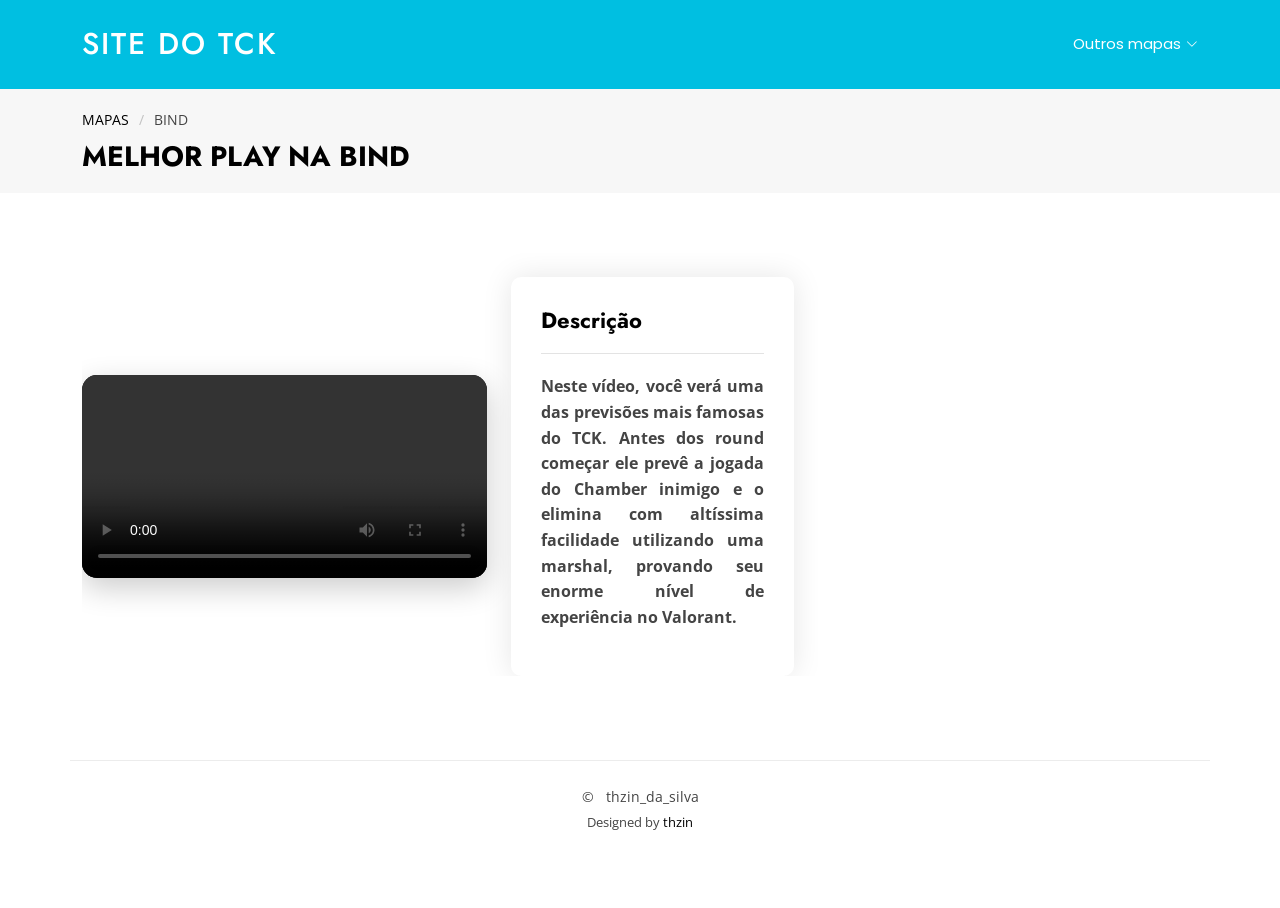
<file: D2.html>
<!DOCTYPE html>
<html lang="en">

<head>
  <meta charset="utf-8">
  <meta content="width=device-width, initial-scale=1.0" name="viewport">
  <title>Melhor jogada do TCK na bind</title>
  <meta name="description" content="">
  <meta name="keywords" content="">

  <!-- Favicons -->
  <link href="assets/img/xd.png" rel="icon">
  <link href="assets/img/apple-touch-icon.png" rel="apple-touch-icon">

  <!-- Fonts -->
  <link href="https://fonts.googleapis.com" rel="preconnect">
  <link href="https://fonts.gstatic.com" rel="preconnect" crossorigin>
  <link href="https://fonts.googleapis.com/css2?family=Open+Sans:ital,wght@0,300;0,400;0,500;0,600;0,700;0,800;1,300;1,400;1,500;1,600;1,700;1,800&family=Poppins:ital,wght@0,100;0,200;0,300;0,400;0,500;0,600;0,700;0,800;0,900;1,100;1,200;1,300;1,400;1,500;1,600;1,700;1,800;1,900&family=Jost:ital,wght@0,100;0,200;0,300;0,400;0,500;0,600;0,700;0,800;0,900;1,100;1,200;1,300;1,400;1,500;1,600;1,700;1,800;1,900&display=swap" rel="stylesheet">

  <!-- Vendor CSS Files -->
  <link href="assets/vendor/bootstrap/css/bootstrap.min.css" rel="stylesheet">
  <link href="assets/vendor/bootstrap-icons/bootstrap-icons.css" rel="stylesheet">
  <link href="assets/vendor/aos/aos.css" rel="stylesheet">
  <link href="assets/vendor/glightbox/css/glightbox.min.css" rel="stylesheet">
  <link href="assets/vendor/swiper/swiper-bundle.min.css" rel="stylesheet">

  <!-- Main CSS File -->
  <link href="assets/css/main.css" rel="stylesheet">
<style>
      .header{
      background-color: #00bfe1;
    }
    /* CSS DO VÍDEO - CORRIGE O ZOOM */
    .video-container {
      background: #000;
      border-radius: 15px;
      overflow: hidden;
      display: flex;
      justify-content: center;
      align-items: center;
      box-shadow: 0px 10px 30px rgba(0,0,0,0.2);
    }
    video {
      width: 100%;
      max-height: 450px;
      object-fit: contain; /* ESSA LINHA TIRA O ZOOM GIGANTE */
    }

    
    }
  </style>
  <!-- =======================================================
  * Template Name: Arsha
  * Template URL: https://bootstrapmade.com/arsha-free-bootstrap-html-template-corporate/
  * Updated: Aug 07 2024 with Bootstrap v5.3.3
  * Author: BootstrapMade.com
  * License: https://bootstrapmade.com/license/
  ======================================================== -->
</head>

<body class="portfolio-details-page">

  <header id="header" class="header d-flex align-items-center sticky-top">
    <div class="container-fluid container-xl position-relative d-flex align-items-center">

      <a href="index.html" class="logo d-flex align-items-center me-auto">
        <!-- Uncomment the line below if you also wish to use an image logo -->
        <!-- <img src="assets/img/logo.png" alt=""> -->
        <h1 class="sitename">Site do TCK</h1>
      </a>

      <nav id="navmenu" class="navmenu">
        <ul>
      
    
          <!-- <li><a href="#services">MAPAS</a></li> -->
          <li class="dropdown"><a href="#services"><span>Outros mapas</span> <i class="bi bi-chevron-down toggle-dropdown"></i></a>
            <ul>
            <li><a href="D1.html">ASCENT</a></li>
              <!--<li><a href="D2.html"> BIND </a></li>-->
              <li><a href="D3.html"> ICE BOX </a></li>
              <li><a href="D4.html"> ABYSS </a></li>
            </ul>
          </li>

          <!-- <li class="dropdown"><a href="#"><span>Desafios</span> <i class="bi bi-chevron-down toggle-dropdown"></i></a> -->
            <!-- <ul>
              <li><a href="#">Desafio 1</a></li>
              <li><a href="#">Desafio 2</a></li>
              <li><a href="#">Desafio 3</a></li>
              <li><a href="#">Desafio 4</a></li>
            </ul>
          </li> -->
        </ul>
        <i class="mobile-nav-toggle d-xl-none bi bi-list"></i>
      </nav>

    
    </div>
  </header>

      <!-- <a class="btn-getstarted" href="#about">Get Started</a> -->

    </div>
  </header>

  <main class="main">

    <!-- Page Title -->
    <div class="page-title" data-aos="fade">
      <div class="container">
        <nav class="breadcrumbs">
          <ol>
            <li><a href="index.html">MAPAS</a></li>
            <li class="current">BIND</li>
          </ol>
        </nav>
        <h1>MELHOR PLAY NA BIND</h1>
      </div>
    </div><!-- End Page Title -->

    <!-- Portfolio Details Section -->
    <section id="portfolio-details" class="portfolio-details section">

      <div class="container" data-aos="fade-up" data-aos-delay="100">

        <div class="row gy-4">

          <div class="col-lg-8">
            <div class="portfolio-details-slider swiper init-swiper">

              <script type="application/json" class="swiper-config">
                {
                  "loop": true,
                  "speed": 600,
                  "autoplay": {
                    "delay": 5000
                  },
                  "slidesPerView": "auto",
                  "pagination": {
                    "el": ".swiper-pagination",
                    "type": "bullets",
                    "clickable": true
                  }
                }
              </script>
<div class="row gy-4">
<!--
-  <!- COLUNA DA ESQUERDA (VÍDEO) --
  <div class="col-lg-8">
    <div class="portfolio-details-slider swiper init-swiper">
      <!-- O seu <script> do swiper-config deve ficar aqui dentro --

      <div class="swiper-wrapper align-items-center">
        <div class="swiper-slide d-flex justify-content-center">
          <video controls class="img-fluid" style="max-height: 500px; width: auto; border-radius: 10px;">
            <source src="playascent.mp4" type="video/mp4">
            Seu navegador não suporta a tag de vídeo.
          </video>
        </div>
      </div>
      <div class="swiper-pagination"></div>
    </div> <!-- Fecha o portfolio-details-slider -->
   <!-- Fecha a col-lg-8 --
-->
<!--<div class="row gy-4 align-items-stretch"> <!-- align-items-stretch deixa as duas caixas da mesma altura -->
<div class="row gy-4 justify-content-center align-items-center">

  <!-- COLUNA DO VÍDEO (Ajustada para col-lg-7) -->
   <div class="col-lg-7">
            <div class="video-container">
              <video controls>
                <source src="playbind.mp4" type="video/mp4">
                Seu navegador não suporta vídeos.
              </video>
            </div>
          </div>
  <!-- COLUNA DA DESCRIÇÃO (Ajustada para col-lg-5 para ficar mais larga) -->
  <div class="col-lg-5">
    <div class="portfolio-info" style="height: 100%; display: flex; flex-direction: column; justify-content: center; border-radius: 10px;">
      <h3>Descrição</h3>
      <p style="text-align: justify; line-height: 1.6;">
        <strong>Neste vídeo, você verá uma das previsões mais famosas do TCK. Antes dos round começar ele prevê a jogada do Chamber inimigo e o elimina com altíssima facilidade utilizando uma marshal, provando seu enorme nível de experiência no Valorant.</strong>
      </p>
    </div>
  </div>
            </center>

         <!-- <div class="col-lg-4">
            <div class="portfolio-info" data-aos="fade-up" data-aos-delay="200">
              <h3>Descrição</h3>
              
                <p><strong>Neste vídeo, você verá um ace feito pelo próprio TCK. Ele começa sua jogada no meio do mapa eliminando seus inimigos e, para mostrar o nível de profissionalismo que possui, ele nega aos companheiros de time o desejo de abater os cinco oponentes. Mas, mesmo assim, mostrando sua habilidade, ele mata o último e diz o seu famoso bordão: "O sujooo!". </strong></p>
              
            </div>
            <div class="portfolio-description" data-aos="fade-up" data-aos-delay="300">
              <!--<h2>Resolução</h2>
              <p>
                A fábula mostra como o poder, a ambição e a subserviência se relacionam. O tigre é punido ao tentar se beneficiar injustamente, enquanto o chacal agrada o leão entregando tudo a ele. Porém, mesmo sendo submisso, o chacal também é descartado, revelando a fragilidade daqueles que se submetem aos poderosos.
              </p>
            </div>
          </div>-->

        </div>

      </div>

    </section><!-- /Portfolio Details Section -->

  </main>

  <footer id="footer" class="footer">

    <!-- <div class="footer-newsletter">
      <div class="container">
        <div class="row justify-content-center text-center">
          <div class="col-lg-6">
            <h4>Join Our Newsletter</h4>
            <p>Subscribe to our newsletter and receive the latest news about our products and services!</p>
            <form action="forms/newsletter.php" method="post" class="php-email-form">
              <div class="newsletter-form"><input type="email" name="email"><input type="submit" value="Subscribe"></div>
              <div class="loading">Loading</div>
              <div class="error-message"></div>
              <div class="sent-message">Your subscription request has been sent. Thank you!</div>
            </form>
          </div>
        </div>
      </div>
    </div>

    <div class="container footer-top">
      <div class="row gy-4">
        <div class="col-lg-4 col-md-6 footer-about">
          <a href="index.html" class="d-flex align-items-center">
            <span class="sitename">Arsha</span>
          </a>
          <div class="footer-contact pt-3">
            <p>A108 Adam Street</p>
            <p>New York, NY 535022</p>
            <p class="mt-3"><strong>Phone:</strong> <span>+1 5589 55488 55</span></p>
            <p><strong>Email:</strong> <span>info@example.com</span></p>
          </div>
        </div>

        <div class="col-lg-2 col-md-3 footer-links">
          <h4>Useful Links</h4>
          <ul>
            <li><i class="bi bi-chevron-right"></i> <a href="#">Home</a></li>
            <li><i class="bi bi-chevron-right"></i> <a href="#">About us</a></li>
            <li><i class="bi bi-chevron-right"></i> <a href="#">Services</a></li>
            <li><i class="bi bi-chevron-right"></i> <a href="#">Terms of service</a></li>
          </ul>
        </div>

        <div class="col-lg-2 col-md-3 footer-links">
          <h4>Our Services</h4>
          <ul>
            <li><i class="bi bi-chevron-right"></i> <a href="#">Web Design</a></li>
            <li><i class="bi bi-chevron-right"></i> <a href="#">Web Development</a></li>
            <li><i class="bi bi-chevron-right"></i> <a href="#">Product Management</a></li>
            <li><i class="bi bi-chevron-right"></i> <a href="#">Marketing</a></li>
          </ul>
        </div>

        <div class="col-lg-4 col-md-12">
          <h4>Follow Us</h4>
          <p>Cras fermentum odio eu feugiat lide par naso tierra videa magna derita valies</p>
          <div class="social-links d-flex">
            <a href=""><i class="bi bi-twitter-x"></i></a>
            <a href=""><i class="bi bi-facebook"></i></a>
            <a href=""><i class="bi bi-instagram"></i></a>
            <a href=""><i class="bi bi-linkedin"></i></a>
          </div>
        </div>

      </div>
    </div> -->

    <div class="container copyright text-center mt-4">
      <p>© <span></span> <strong class="px-1 sitename"></strong> <span>thzin_da_silva</span></p>
      <div class="credits">
        Designed by <a href="https://bootstrapmade.com/">thzin</a>
      </div>
    </div>

  </footer>

  <!-- Scroll Top -->
  <a href="#" id="scroll-top" class="scroll-top d-flex align-items-center justify-content-center"><i class="bi bi-arrow-up-short"></i></a>

  <!-- Preloader -->
  <div id="preloader"></div>

  <!-- Vendor JS Files -->
  <script src="assets/vendor/bootstrap/js/bootstrap.bundle.min.js"></script>
  <script src="assets/vendor/php-email-form/validate.js"></script>
  <script src="assets/vendor/aos/aos.js"></script>
  <script src="assets/vendor/glightbox/js/glightbox.min.js"></script>
  <script src="assets/vendor/swiper/swiper-bundle.min.js"></script>
  <script src="assets/vendor/waypoints/noframework.waypoints.js"></script>
  <script src="assets/vendor/imagesloaded/imagesloaded.pkgd.min.js"></script>
  <script src="assets/vendor/isotope-layout/isotope.pkgd.min.js"></script>

  <!-- Main JS File -->
  <script src="assets/js/main.js"></script>

</body>

</html>
</file>
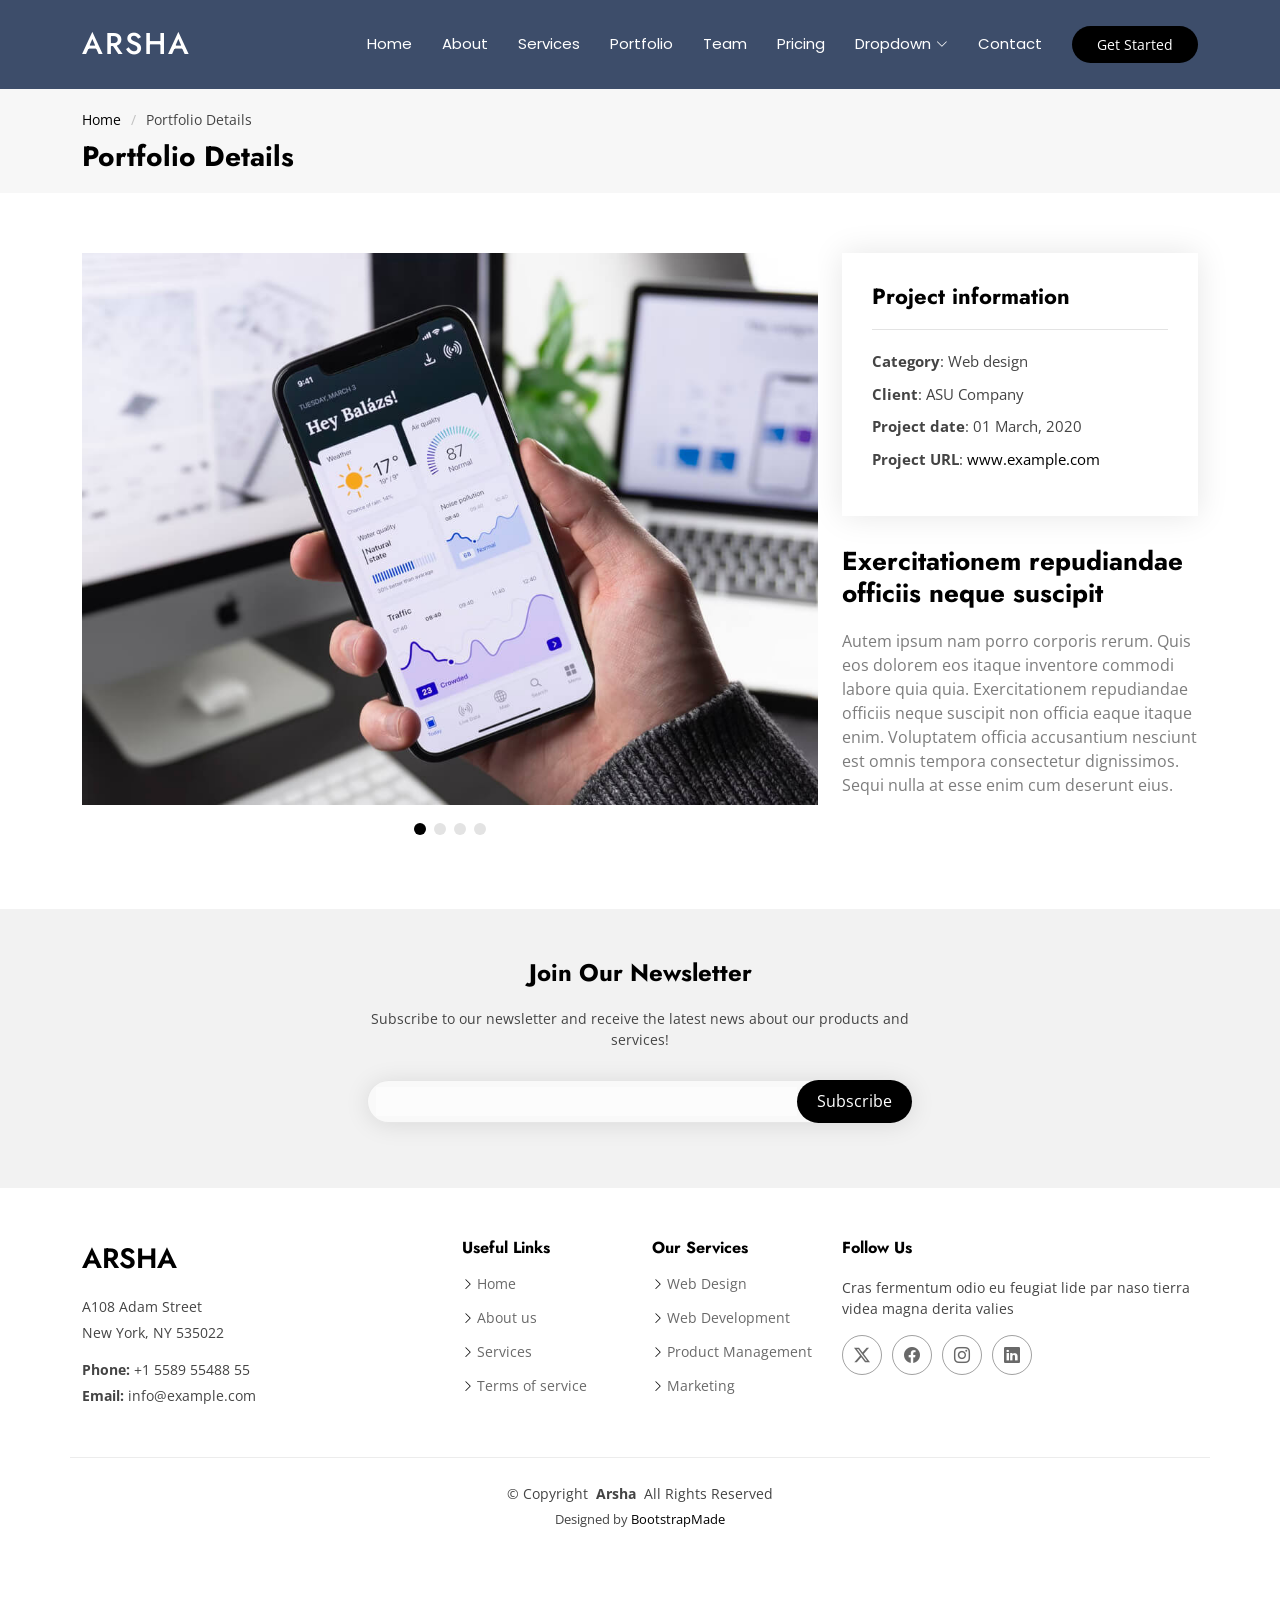
<file: portfolio-details.html>
<!DOCTYPE html>
<html lang="en">

<head>
  <meta charset="utf-8">
  <meta content="width=device-width, initial-scale=1.0" name="viewport">
  <title>Portfolio Details - Arsha Bootstrap Template</title>
  <meta name="description" content="">
  <meta name="keywords" content="">

  <!-- Favicons -->
  <link href="assets/img/favicon.png" rel="icon">
  <link href="assets/img/apple-touch-icon.png" rel="apple-touch-icon">

  <!-- Fonts -->
  <link href="https://fonts.googleapis.com" rel="preconnect">
  <link href="https://fonts.gstatic.com" rel="preconnect" crossorigin>
  <link href="https://fonts.googleapis.com/css2?family=Open+Sans:ital,wght@0,300;0,400;0,500;0,600;0,700;0,800;1,300;1,400;1,500;1,600;1,700;1,800&family=Poppins:ital,wght@0,100;0,200;0,300;0,400;0,500;0,600;0,700;0,800;0,900;1,100;1,200;1,300;1,400;1,500;1,600;1,700;1,800;1,900&family=Jost:ital,wght@0,100;0,200;0,300;0,400;0,500;0,600;0,700;0,800;0,900;1,100;1,200;1,300;1,400;1,500;1,600;1,700;1,800;1,900&display=swap" rel="stylesheet">

  <!-- Vendor CSS Files -->
  <link href="assets/vendor/bootstrap/css/bootstrap.min.css" rel="stylesheet">
  <link href="assets/vendor/bootstrap-icons/bootstrap-icons.css" rel="stylesheet">
  <link href="assets/vendor/aos/aos.css" rel="stylesheet">
  <link href="assets/vendor/glightbox/css/glightbox.min.css" rel="stylesheet">
  <link href="assets/vendor/swiper/swiper-bundle.min.css" rel="stylesheet">

  <!-- Main CSS File -->
  <link href="assets/css/main.css" rel="stylesheet">

  <!-- =======================================================
  * Template Name: Arsha
  * Template URL: https://bootstrapmade.com/arsha-free-bootstrap-html-template-corporate/
  * Updated: Aug 07 2024 with Bootstrap v5.3.3
  * Author: BootstrapMade.com
  * License: https://bootstrapmade.com/license/
  ======================================================== -->
</head>

<body class="portfolio-details-page">

  <header id="header" class="header d-flex align-items-center sticky-top">
    <div class="container-fluid container-xl position-relative d-flex align-items-center">

      <a href="index.html" class="logo d-flex align-items-center me-auto">
        <!-- Uncomment the line below if you also wish to use an image logo -->
        <!-- <img src="assets/img/logo.png" alt=""> -->
        <h1 class="sitename">Arsha</h1>
      </a>

      <nav id="navmenu" class="navmenu">
        <ul>
          <li><a href="#hero">Home</a></li>
          <li><a href="#about">About</a></li>
          <li><a href="#services">Services</a></li>
          <li><a href="#portfolio">Portfolio</a></li>
          <li><a href="#team">Team</a></li>
          <li><a href="#pricing">Pricing</a></li>
          <li class="dropdown"><a href="#"><span>Dropdown</span> <i class="bi bi-chevron-down toggle-dropdown"></i></a>
            <ul>
              <li><a href="#">Dropdown 1</a></li>
              <li class="dropdown"><a href="#"><span>Deep Dropdown</span> <i class="bi bi-chevron-down toggle-dropdown"></i></a>
                <ul>
                  <li><a href="#">Deep Dropdown 1</a></li>
                  <li><a href="#">Deep Dropdown 2</a></li>
                  <li><a href="#">Deep Dropdown 3</a></li>
                  <li><a href="#">Deep Dropdown 4</a></li>
                  <li><a href="#">Deep Dropdown 5</a></li>
                </ul>
              </li>
              <li><a href="#">Dropdown 2</a></li>
              <li><a href="#">Dropdown 3</a></li>
              <li><a href="#">Dropdown 4</a></li>
            </ul>
          </li>
          <li><a href="#contact">Contact</a></li>
        </ul>
        <i class="mobile-nav-toggle d-xl-none bi bi-list"></i>
      </nav>

      <a class="btn-getstarted" href="#about">Get Started</a>

    </div>
  </header>

  <main class="main">

    <!-- Page Title -->
    <div class="page-title" data-aos="fade">
      <div class="container">
        <nav class="breadcrumbs">
          <ol>
            <li><a href="index.html">Home</a></li>
            <li class="current">Portfolio Details</li>
          </ol>
        </nav>
        <h1>Portfolio Details</h1>
      </div>
    </div><!-- End Page Title -->

    <!-- Portfolio Details Section -->
    <section id="portfolio-details" class="portfolio-details section">

      <div class="container" data-aos="fade-up" data-aos-delay="100">

        <div class="row gy-4">

          <div class="col-lg-8">
            <div class="portfolio-details-slider swiper init-swiper">

              <script type="application/json" class="swiper-config">
                {
                  "loop": true,
                  "speed": 600,
                  "autoplay": {
                    "delay": 5000
                  },
                  "slidesPerView": "auto",
                  "pagination": {
                    "el": ".swiper-pagination",
                    "type": "bullets",
                    "clickable": true
                  }
                }
              </script>

              <div class="swiper-wrapper align-items-center">

                <div class="swiper-slide">
                  <img src="assets/img/portfolio/app-1.jpg" alt="">
                </div>

                <div class="swiper-slide">
                  <img src="assets/img/portfolio/product-1.jpg" alt="">
                </div>

                <div class="swiper-slide">
                  <img src="assets/img/portfolio/branding-1.jpg" alt="">
                </div>

                <div class="swiper-slide">
                  <img src="assets/img/portfolio/books-1.jpg" alt="">
                </div>

              </div>
              <div class="swiper-pagination"></div>
            </div>
          </div>

          <div class="col-lg-4">
            <div class="portfolio-info" data-aos="fade-up" data-aos-delay="200">
              <h3>Project information</h3>
              <ul>
                <li><strong>Category</strong>: Web design</li>
                <li><strong>Client</strong>: ASU Company</li>
                <li><strong>Project date</strong>: 01 March, 2020</li>
                <li><strong>Project URL</strong>: <a href="#">www.example.com</a></li>
              </ul>
            </div>
            <div class="portfolio-description" data-aos="fade-up" data-aos-delay="300">
              <h2>Exercitationem repudiandae officiis neque suscipit</h2>
              <p>
                Autem ipsum nam porro corporis rerum. Quis eos dolorem eos itaque inventore commodi labore quia quia. Exercitationem repudiandae officiis neque suscipit non officia eaque itaque enim. Voluptatem officia accusantium nesciunt est omnis tempora consectetur dignissimos. Sequi nulla at esse enim cum deserunt eius.
              </p>
            </div>
          </div>

        </div>

      </div>

    </section><!-- /Portfolio Details Section -->

  </main>

  <footer id="footer" class="footer">

    <div class="footer-newsletter">
      <div class="container">
        <div class="row justify-content-center text-center">
          <div class="col-lg-6">
            <h4>Join Our Newsletter</h4>
            <p>Subscribe to our newsletter and receive the latest news about our products and services!</p>
            <form action="forms/newsletter.php" method="post" class="php-email-form">
              <div class="newsletter-form"><input type="email" name="email"><input type="submit" value="Subscribe"></div>
              <div class="loading">Loading</div>
              <div class="error-message"></div>
              <div class="sent-message">Your subscription request has been sent. Thank you!</div>
            </form>
          </div>
        </div>
      </div>
    </div>

    <div class="container footer-top">
      <div class="row gy-4">
        <div class="col-lg-4 col-md-6 footer-about">
          <a href="index.html" class="d-flex align-items-center">
            <span class="sitename">Arsha</span>
          </a>
          <div class="footer-contact pt-3">
            <p>A108 Adam Street</p>
            <p>New York, NY 535022</p>
            <p class="mt-3"><strong>Phone:</strong> <span>+1 5589 55488 55</span></p>
            <p><strong>Email:</strong> <span>info@example.com</span></p>
          </div>
        </div>

        <div class="col-lg-2 col-md-3 footer-links">
          <h4>Useful Links</h4>
          <ul>
            <li><i class="bi bi-chevron-right"></i> <a href="#">Home</a></li>
            <li><i class="bi bi-chevron-right"></i> <a href="#">About us</a></li>
            <li><i class="bi bi-chevron-right"></i> <a href="#">Services</a></li>
            <li><i class="bi bi-chevron-right"></i> <a href="#">Terms of service</a></li>
          </ul>
        </div>

        <div class="col-lg-2 col-md-3 footer-links">
          <h4>Our Services</h4>
          <ul>
            <li><i class="bi bi-chevron-right"></i> <a href="#">Web Design</a></li>
            <li><i class="bi bi-chevron-right"></i> <a href="#">Web Development</a></li>
            <li><i class="bi bi-chevron-right"></i> <a href="#">Product Management</a></li>
            <li><i class="bi bi-chevron-right"></i> <a href="#">Marketing</a></li>
          </ul>
        </div>

        <div class="col-lg-4 col-md-12">
          <h4>Follow Us</h4>
          <p>Cras fermentum odio eu feugiat lide par naso tierra videa magna derita valies</p>
          <div class="social-links d-flex">
            <a href=""><i class="bi bi-twitter-x"></i></a>
            <a href=""><i class="bi bi-facebook"></i></a>
            <a href=""><i class="bi bi-instagram"></i></a>
            <a href=""><i class="bi bi-linkedin"></i></a>
          </div>
        </div>

      </div>
    </div>

    <div class="container copyright text-center mt-4">
      <p>© <span>Copyright</span> <strong class="px-1 sitename">Arsha</strong> <span>All Rights Reserved</span></p>
      <div class="credits">
        <!-- All the links in the footer should remain intact. -->
        <!-- You can delete the links only if you've purchased the pro version. -->
        <!-- Licensing information: https://bootstrapmade.com/license/ -->
        <!-- Purchase the pro version with working PHP/AJAX contact form: [buy-url] -->
        Designed by <a href="https://bootstrapmade.com/">BootstrapMade</a>
      </div>
    </div>

  </footer>

  <!-- Scroll Top -->
  <a href="#" id="scroll-top" class="scroll-top d-flex align-items-center justify-content-center"><i class="bi bi-arrow-up-short"></i></a>

  <!-- Preloader -->
  <div id="preloader"></div>

  <!-- Vendor JS Files -->
  <script src="assets/vendor/bootstrap/js/bootstrap.bundle.min.js"></script>
  <script src="assets/vendor/php-email-form/validate.js"></script>
  <script src="assets/vendor/aos/aos.js"></script>
  <script src="assets/vendor/glightbox/js/glightbox.min.js"></script>
  <script src="assets/vendor/swiper/swiper-bundle.min.js"></script>
  <script src="assets/vendor/waypoints/noframework.waypoints.js"></script>
  <script src="assets/vendor/imagesloaded/imagesloaded.pkgd.min.js"></script>
  <script src="assets/vendor/isotope-layout/isotope.pkgd.min.js"></script>

  <!-- Main JS File -->
  <script src="assets/js/main.js"></script>

</body>

</html>
</file>
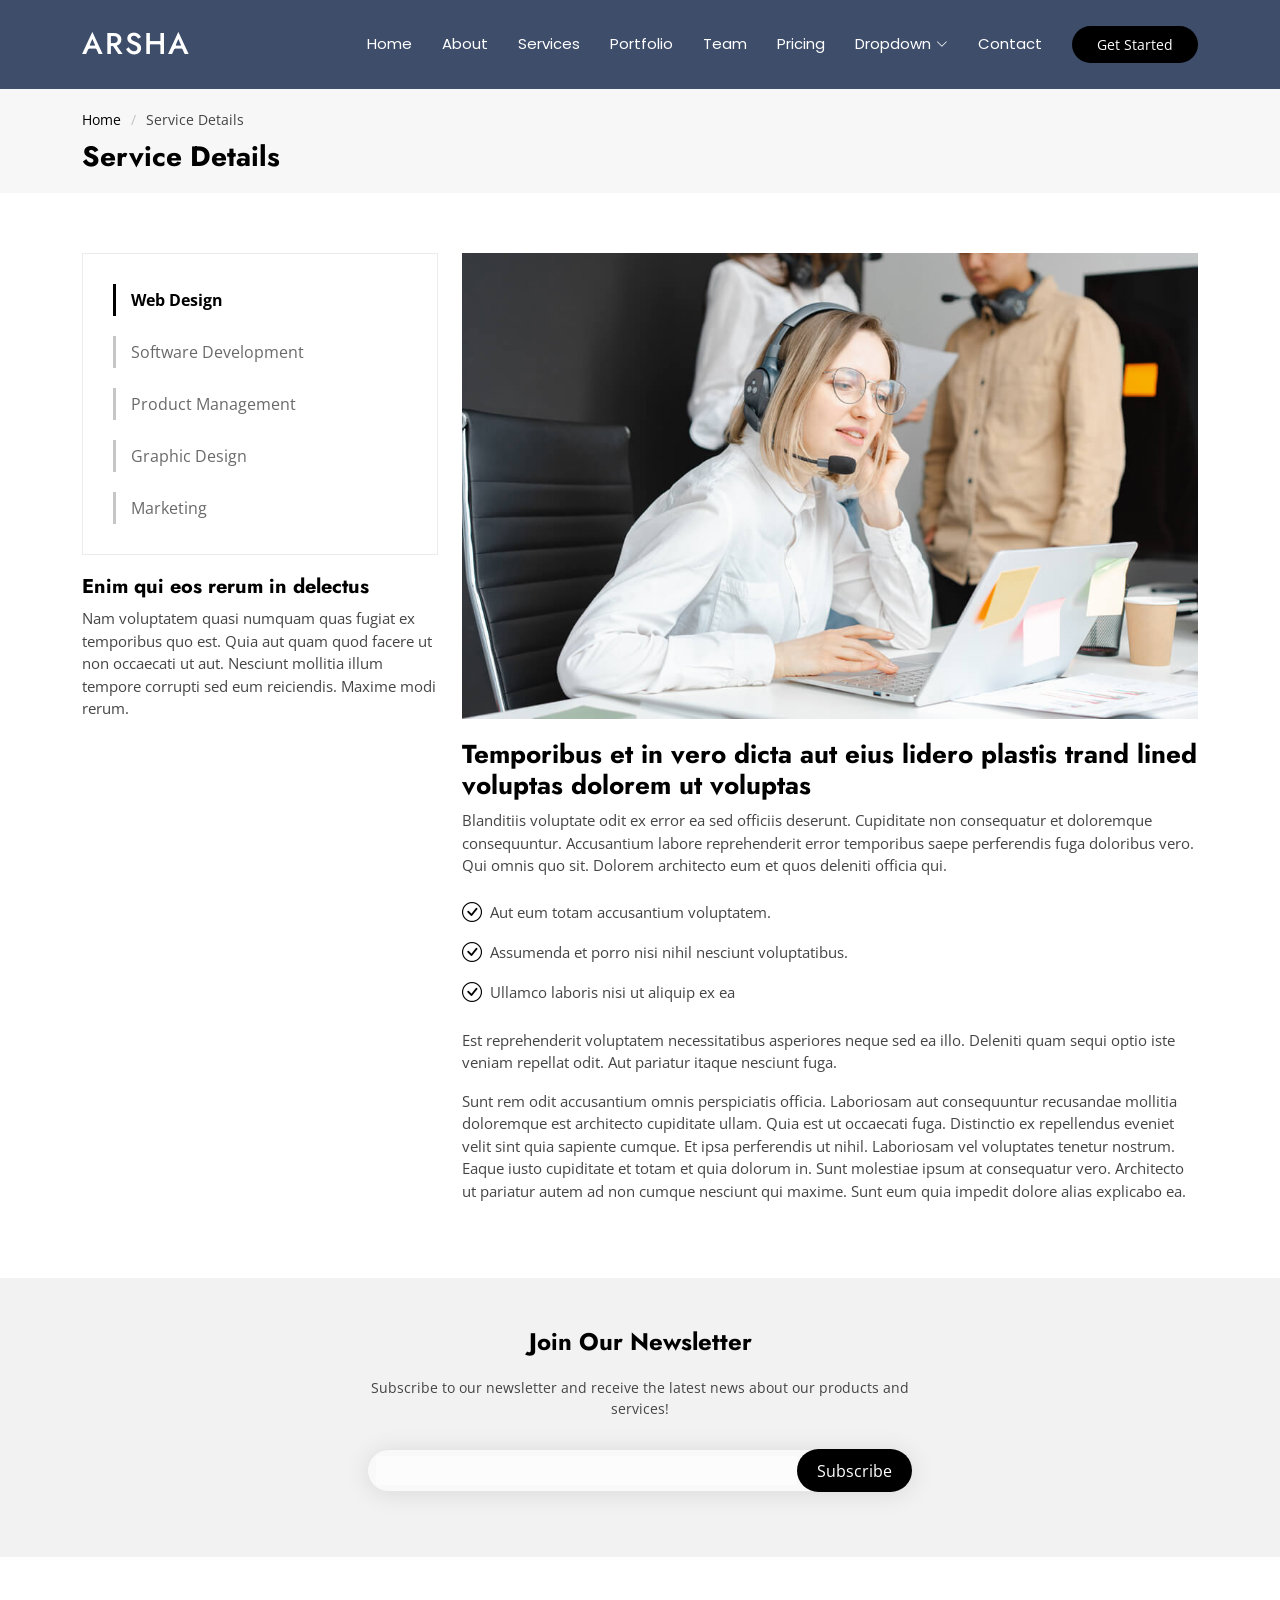
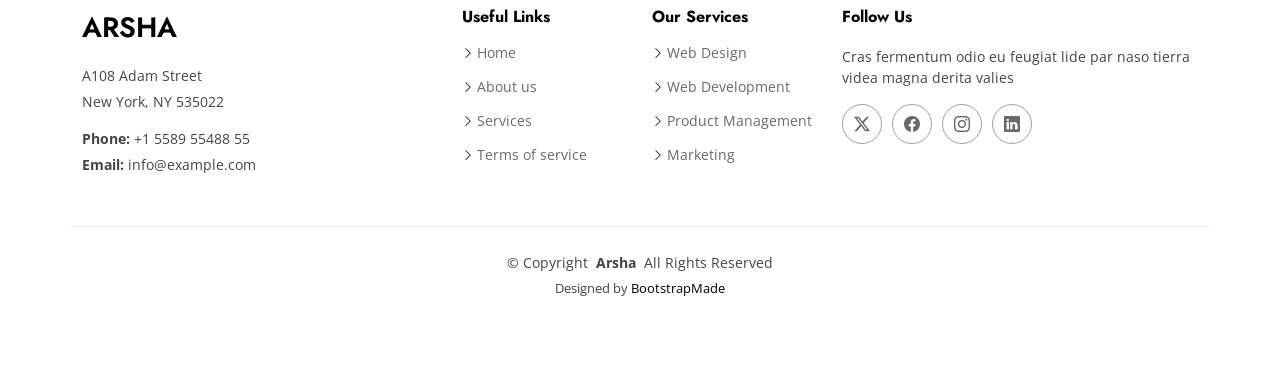
<file: service-details.html>
<!DOCTYPE html>
<html lang="en">

<head>
  <meta charset="utf-8">
  <meta content="width=device-width, initial-scale=1.0" name="viewport">
  <title>Service Details - Arsha Bootstrap Template</title>
  <meta name="description" content="">
  <meta name="keywords" content="">

  <!-- Favicons -->
  <link href="assets/img/favicon.png" rel="icon">
  <link href="assets/img/apple-touch-icon.png" rel="apple-touch-icon">

  <!-- Fonts -->
  <link href="https://fonts.googleapis.com" rel="preconnect">
  <link href="https://fonts.gstatic.com" rel="preconnect" crossorigin>
  <link href="https://fonts.googleapis.com/css2?family=Open+Sans:ital,wght@0,300;0,400;0,500;0,600;0,700;0,800;1,300;1,400;1,500;1,600;1,700;1,800&family=Poppins:ital,wght@0,100;0,200;0,300;0,400;0,500;0,600;0,700;0,800;0,900;1,100;1,200;1,300;1,400;1,500;1,600;1,700;1,800;1,900&family=Jost:ital,wght@0,100;0,200;0,300;0,400;0,500;0,600;0,700;0,800;0,900;1,100;1,200;1,300;1,400;1,500;1,600;1,700;1,800;1,900&display=swap" rel="stylesheet">

  <!-- Vendor CSS Files -->
  <link href="assets/vendor/bootstrap/css/bootstrap.min.css" rel="stylesheet">
  <link href="assets/vendor/bootstrap-icons/bootstrap-icons.css" rel="stylesheet">
  <link href="assets/vendor/aos/aos.css" rel="stylesheet">
  <link href="assets/vendor/glightbox/css/glightbox.min.css" rel="stylesheet">
  <link href="assets/vendor/swiper/swiper-bundle.min.css" rel="stylesheet">

  <!-- Main CSS File -->
  <link href="assets/css/main.css" rel="stylesheet">

  <!-- =======================================================
  * Template Name: Arsha
  * Template URL: https://bootstrapmade.com/arsha-free-bootstrap-html-template-corporate/
  * Updated: Aug 07 2024 with Bootstrap v5.3.3
  * Author: BootstrapMade.com
  * License: https://bootstrapmade.com/license/
  ======================================================== -->
</head>

<body class="service-details-page">

  <header id="header" class="header d-flex align-items-center sticky-top">
    <div class="container-fluid container-xl position-relative d-flex align-items-center">

      <a href="index.html" class="logo d-flex align-items-center me-auto">
        <!-- Uncomment the line below if you also wish to use an image logo -->
        <!-- <img src="assets/img/logo.png" alt=""> -->
        <h1 class="sitename">Arsha</h1>
      </a>

      <nav id="navmenu" class="navmenu">
        <ul>
          <li><a href="#hero">Home</a></li>
          <li><a href="#about">About</a></li>
          <li><a href="#services">Services</a></li>
          <li><a href="#portfolio">Portfolio</a></li>
          <li><a href="#team">Team</a></li>
          <li><a href="#pricing">Pricing</a></li>
          <li class="dropdown"><a href="#"><span>Dropdown</span> <i class="bi bi-chevron-down toggle-dropdown"></i></a>
            <ul>
              <li><a href="#">Dropdown 1</a></li>
              <li class="dropdown"><a href="#"><span>Deep Dropdown</span> <i class="bi bi-chevron-down toggle-dropdown"></i></a>
                <ul>
                  <li><a href="#">Deep Dropdown 1</a></li>
                  <li><a href="#">Deep Dropdown 2</a></li>
                  <li><a href="#">Deep Dropdown 3</a></li>
                  <li><a href="#">Deep Dropdown 4</a></li>
                  <li><a href="#">Deep Dropdown 5</a></li>
                </ul>
              </li>
              <li><a href="#">Dropdown 2</a></li>
              <li><a href="#">Dropdown 3</a></li>
              <li><a href="#">Dropdown 4</a></li>
            </ul>
          </li>
          <li><a href="#contact">Contact</a></li>
        </ul>
        <i class="mobile-nav-toggle d-xl-none bi bi-list"></i>
      </nav>

      <a class="btn-getstarted" href="#about">Get Started</a>

    </div>
  </header>

  <main class="main">

    <!-- Page Title -->
    <div class="page-title" data-aos="fade">
      <div class="container">
        <nav class="breadcrumbs">
          <ol>
            <li><a href="index.html">Home</a></li>
            <li class="current">Service Details</li>
          </ol>
        </nav>
        <h1>Service Details</h1>
      </div>
    </div><!-- End Page Title -->

    <!-- Service Details Section -->
    <section id="service-details" class="service-details section">

      <div class="container">

        <div class="row gy-4">

          <div class="col-lg-4" data-aos="fade-up" data-aos-delay="100">
            <div class="services-list">
              <a href="#" class="active">Web Design</a>
              <a href="#">Software Development</a>
              <a href="#">Product Management</a>
              <a href="#">Graphic Design</a>
              <a href="#">Marketing</a>
            </div>

            <h4>Enim qui eos rerum in delectus</h4>
            <p>Nam voluptatem quasi numquam quas fugiat ex temporibus quo est. Quia aut quam quod facere ut non occaecati ut aut. Nesciunt mollitia illum tempore corrupti sed eum reiciendis. Maxime modi rerum.</p>
          </div>

          <div class="col-lg-8" data-aos="fade-up" data-aos-delay="200">
            <img src="assets/img/services.jpg" alt="" class="img-fluid services-img">
            <h3>Temporibus et in vero dicta aut eius lidero plastis trand lined voluptas dolorem ut voluptas</h3>
            <p>
              Blanditiis voluptate odit ex error ea sed officiis deserunt. Cupiditate non consequatur et doloremque consequuntur. Accusantium labore reprehenderit error temporibus saepe perferendis fuga doloribus vero. Qui omnis quo sit. Dolorem architecto eum et quos deleniti officia qui.
            </p>
            <ul>
              <li><i class="bi bi-check-circle"></i> <span>Aut eum totam accusantium voluptatem.</span></li>
              <li><i class="bi bi-check-circle"></i> <span>Assumenda et porro nisi nihil nesciunt voluptatibus.</span></li>
              <li><i class="bi bi-check-circle"></i> <span>Ullamco laboris nisi ut aliquip ex ea</span></li>
            </ul>
            <p>
              Est reprehenderit voluptatem necessitatibus asperiores neque sed ea illo. Deleniti quam sequi optio iste veniam repellat odit. Aut pariatur itaque nesciunt fuga.
            </p>
            <p>
              Sunt rem odit accusantium omnis perspiciatis officia. Laboriosam aut consequuntur recusandae mollitia doloremque est architecto cupiditate ullam. Quia est ut occaecati fuga. Distinctio ex repellendus eveniet velit sint quia sapiente cumque. Et ipsa perferendis ut nihil. Laboriosam vel voluptates tenetur nostrum. Eaque iusto cupiditate et totam et quia dolorum in. Sunt molestiae ipsum at consequatur vero. Architecto ut pariatur autem ad non cumque nesciunt qui maxime. Sunt eum quia impedit dolore alias explicabo ea.
            </p>
          </div>

        </div>

      </div>

    </section><!-- /Service Details Section -->

  </main>

  <footer id="footer" class="footer">

    <div class="footer-newsletter">
      <div class="container">
        <div class="row justify-content-center text-center">
          <div class="col-lg-6">
            <h4>Join Our Newsletter</h4>
            <p>Subscribe to our newsletter and receive the latest news about our products and services!</p>
            <form action="forms/newsletter.php" method="post" class="php-email-form">
              <div class="newsletter-form"><input type="email" name="email"><input type="submit" value="Subscribe"></div>
              <div class="loading">Loading</div>
              <div class="error-message"></div>
              <div class="sent-message">Your subscription request has been sent. Thank you!</div>
            </form>
          </div>
        </div>
      </div>
    </div>

    <div class="container footer-top">
      <div class="row gy-4">
        <div class="col-lg-4 col-md-6 footer-about">
          <a href="index.html" class="d-flex align-items-center">
            <span class="sitename">Arsha</span>
          </a>
          <div class="footer-contact pt-3">
            <p>A108 Adam Street</p>
            <p>New York, NY 535022</p>
            <p class="mt-3"><strong>Phone:</strong> <span>+1 5589 55488 55</span></p>
            <p><strong>Email:</strong> <span>info@example.com</span></p>
          </div>
        </div>

        <div class="col-lg-2 col-md-3 footer-links">
          <h4>Useful Links</h4>
          <ul>
            <li><i class="bi bi-chevron-right"></i> <a href="#">Home</a></li>
            <li><i class="bi bi-chevron-right"></i> <a href="#">About us</a></li>
            <li><i class="bi bi-chevron-right"></i> <a href="#">Services</a></li>
            <li><i class="bi bi-chevron-right"></i> <a href="#">Terms of service</a></li>
          </ul>
        </div>

        <div class="col-lg-2 col-md-3 footer-links">
          <h4>Our Services</h4>
          <ul>
            <li><i class="bi bi-chevron-right"></i> <a href="#">Web Design</a></li>
            <li><i class="bi bi-chevron-right"></i> <a href="#">Web Development</a></li>
            <li><i class="bi bi-chevron-right"></i> <a href="#">Product Management</a></li>
            <li><i class="bi bi-chevron-right"></i> <a href="#">Marketing</a></li>
          </ul>
        </div>

        <div class="col-lg-4 col-md-12">
          <h4>Follow Us</h4>
          <p>Cras fermentum odio eu feugiat lide par naso tierra videa magna derita valies</p>
          <div class="social-links d-flex">
            <a href=""><i class="bi bi-twitter-x"></i></a>
            <a href=""><i class="bi bi-facebook"></i></a>
            <a href=""><i class="bi bi-instagram"></i></a>
            <a href=""><i class="bi bi-linkedin"></i></a>
          </div>
        </div>

      </div>
    </div>

    <div class="container copyright text-center mt-4">
      <p>© <span>Copyright</span> <strong class="px-1 sitename">Arsha</strong> <span>All Rights Reserved</span></p>
      <div class="credits">
        <!-- All the links in the footer should remain intact. -->
        <!-- You can delete the links only if you've purchased the pro version. -->
        <!-- Licensing information: https://bootstrapmade.com/license/ -->
        <!-- Purchase the pro version with working PHP/AJAX contact form: [buy-url] -->
        Designed by <a href="https://bootstrapmade.com/">BootstrapMade</a>
      </div>
    </div>

  </footer>

  <!-- Scroll Top -->
  <a href="#" id="scroll-top" class="scroll-top d-flex align-items-center justify-content-center"><i class="bi bi-arrow-up-short"></i></a>

  <!-- Preloader -->
  <div id="preloader"></div>

  <!-- Vendor JS Files -->
  <script src="assets/vendor/bootstrap/js/bootstrap.bundle.min.js"></script>
  <script src="assets/vendor/php-email-form/validate.js"></script>
  <script src="assets/vendor/aos/aos.js"></script>
  <script src="assets/vendor/glightbox/js/glightbox.min.js"></script>
  <script src="assets/vendor/swiper/swiper-bundle.min.js"></script>
  <script src="assets/vendor/waypoints/noframework.waypoints.js"></script>
  <script src="assets/vendor/imagesloaded/imagesloaded.pkgd.min.js"></script>
  <script src="assets/vendor/isotope-layout/isotope.pkgd.min.js"></script>

  <!-- Main JS File -->
  <script src="assets/js/main.js"></script>

</body>

</html>
</file>
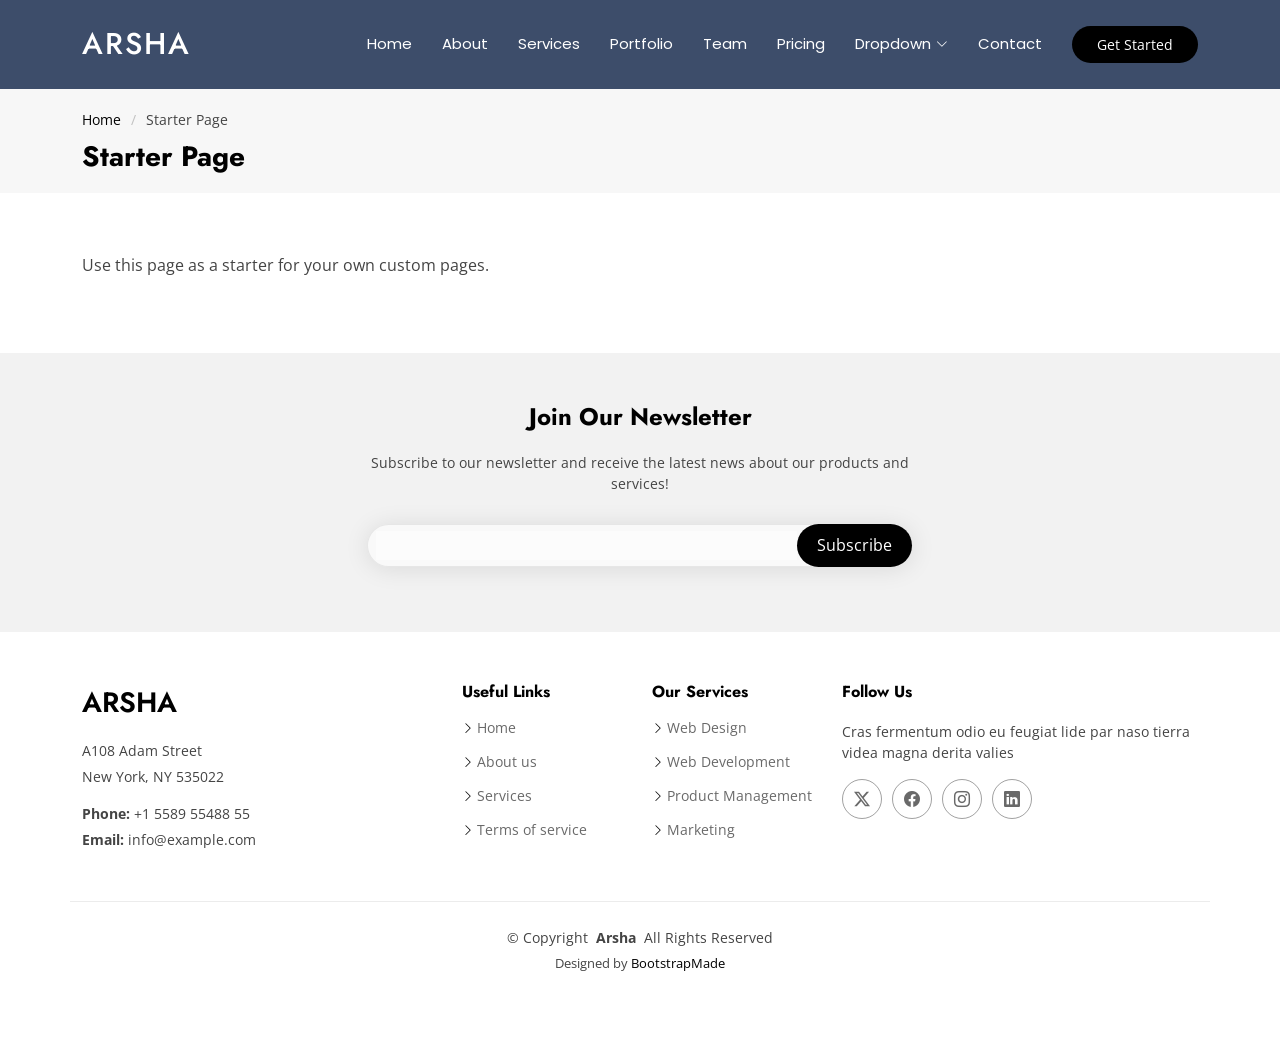
<file: starter-page.html>
<!DOCTYPE html>
<html lang="en">

<head>
  <meta charset="utf-8">
  <meta content="width=device-width, initial-scale=1.0" name="viewport">
  <title>Starter Page - Arsha Bootstrap Template</title>
  <meta name="description" content="">
  <meta name="keywords" content="">

  <!-- Favicons -->
  <link href="assets/img/favicon.png" rel="icon">
  <link href="assets/img/apple-touch-icon.png" rel="apple-touch-icon">

  <!-- Fonts -->
  <link href="https://fonts.googleapis.com" rel="preconnect">
  <link href="https://fonts.gstatic.com" rel="preconnect" crossorigin>
  <link href="https://fonts.googleapis.com/css2?family=Open+Sans:ital,wght@0,300;0,400;0,500;0,600;0,700;0,800;1,300;1,400;1,500;1,600;1,700;1,800&family=Poppins:ital,wght@0,100;0,200;0,300;0,400;0,500;0,600;0,700;0,800;0,900;1,100;1,200;1,300;1,400;1,500;1,600;1,700;1,800;1,900&family=Jost:ital,wght@0,100;0,200;0,300;0,400;0,500;0,600;0,700;0,800;0,900;1,100;1,200;1,300;1,400;1,500;1,600;1,700;1,800;1,900&display=swap" rel="stylesheet">

  <!-- Vendor CSS Files -->
  <link href="assets/vendor/bootstrap/css/bootstrap.min.css" rel="stylesheet">
  <link href="assets/vendor/bootstrap-icons/bootstrap-icons.css" rel="stylesheet">
  <link href="assets/vendor/aos/aos.css" rel="stylesheet">
  <link href="assets/vendor/glightbox/css/glightbox.min.css" rel="stylesheet">
  <link href="assets/vendor/swiper/swiper-bundle.min.css" rel="stylesheet">

  <!-- Main CSS File -->
  <link href="assets/css/main.css" rel="stylesheet">

  <!-- =======================================================
  * Template Name: Arsha
  * Template URL: https://bootstrapmade.com/arsha-free-bootstrap-html-template-corporate/
  * Updated: Aug 07 2024 with Bootstrap v5.3.3
  * Author: BootstrapMade.com
  * License: https://bootstrapmade.com/license/
  ======================================================== -->
</head>

<body class="starter-page-page">

  <header id="header" class="header d-flex align-items-center sticky-top">
    <div class="container-fluid container-xl position-relative d-flex align-items-center">

      <a href="index.html" class="logo d-flex align-items-center me-auto">
        <!-- Uncomment the line below if you also wish to use an image logo -->
        <!-- <img src="assets/img/logo.png" alt=""> -->
        <h1 class="sitename">Arsha</h1>
      </a>

      <nav id="navmenu" class="navmenu">
        <ul>
          <li><a href="#hero">Home</a></li>
          <li><a href="#about">About</a></li>
          <li><a href="#services">Services</a></li>
          <li><a href="#portfolio">Portfolio</a></li>
          <li><a href="#team">Team</a></li>
          <li><a href="#pricing">Pricing</a></li>
          <li class="dropdown"><a href="#"><span>Dropdown</span> <i class="bi bi-chevron-down toggle-dropdown"></i></a>
            <ul>
              <li><a href="#">Dropdown 1</a></li>
              <li class="dropdown"><a href="#"><span>Deep Dropdown</span> <i class="bi bi-chevron-down toggle-dropdown"></i></a>
                <ul>
                  <li><a href="#">Deep Dropdown 1</a></li>
                  <li><a href="#">Deep Dropdown 2</a></li>
                  <li><a href="#">Deep Dropdown 3</a></li>
                  <li><a href="#">Deep Dropdown 4</a></li>
                  <li><a href="#">Deep Dropdown 5</a></li>
                </ul>
              </li>
              <li><a href="#">Dropdown 2</a></li>
              <li><a href="#">Dropdown 3</a></li>
              <li><a href="#">Dropdown 4</a></li>
            </ul>
          </li>
          <li><a href="#contact">Contact</a></li>
        </ul>
        <i class="mobile-nav-toggle d-xl-none bi bi-list"></i>
      </nav>

      <a class="btn-getstarted" href="#about">Get Started</a>

    </div>
  </header>

  <main class="main">

    <!-- Page Title -->
    <div class="page-title" data-aos="fade">
      <div class="container">
        <nav class="breadcrumbs">
          <ol>
            <li><a href="index.html">Home</a></li>
            <li class="current">Starter Page</li>
          </ol>
        </nav>
        <h1>Starter Page</h1>
      </div>
    </div><!-- End Page Title -->

    <!-- Starter Section Section -->
    <section id="starter-section" class="starter-section section">

      <div class="container" data-aos="fade-up">
        <p>Use this page as a starter for your own custom pages.</p>
      </div>

    </section><!-- /Starter Section Section -->

  </main>

  <footer id="footer" class="footer">

    <div class="footer-newsletter">
      <div class="container">
        <div class="row justify-content-center text-center">
          <div class="col-lg-6">
            <h4>Join Our Newsletter</h4>
            <p>Subscribe to our newsletter and receive the latest news about our products and services!</p>
            <form action="forms/newsletter.php" method="post" class="php-email-form">
              <div class="newsletter-form"><input type="email" name="email"><input type="submit" value="Subscribe"></div>
              <div class="loading">Loading</div>
              <div class="error-message"></div>
              <div class="sent-message">Your subscription request has been sent. Thank you!</div>
            </form>
          </div>
        </div>
      </div>
    </div>

    <div class="container footer-top">
      <div class="row gy-4">
        <div class="col-lg-4 col-md-6 footer-about">
          <a href="index.html" class="d-flex align-items-center">
            <span class="sitename">Arsha</span>
          </a>
          <div class="footer-contact pt-3">
            <p>A108 Adam Street</p>
            <p>New York, NY 535022</p>
            <p class="mt-3"><strong>Phone:</strong> <span>+1 5589 55488 55</span></p>
            <p><strong>Email:</strong> <span>info@example.com</span></p>
          </div>
        </div>

        <div class="col-lg-2 col-md-3 footer-links">
          <h4>Useful Links</h4>
          <ul>
            <li><i class="bi bi-chevron-right"></i> <a href="#">Home</a></li>
            <li><i class="bi bi-chevron-right"></i> <a href="#">About us</a></li>
            <li><i class="bi bi-chevron-right"></i> <a href="#">Services</a></li>
            <li><i class="bi bi-chevron-right"></i> <a href="#">Terms of service</a></li>
          </ul>
        </div>

        <div class="col-lg-2 col-md-3 footer-links">
          <h4>Our Services</h4>
          <ul>
            <li><i class="bi bi-chevron-right"></i> <a href="#">Web Design</a></li>
            <li><i class="bi bi-chevron-right"></i> <a href="#">Web Development</a></li>
            <li><i class="bi bi-chevron-right"></i> <a href="#">Product Management</a></li>
            <li><i class="bi bi-chevron-right"></i> <a href="#">Marketing</a></li>
          </ul>
        </div>

        <div class="col-lg-4 col-md-12">
          <h4>Follow Us</h4>
          <p>Cras fermentum odio eu feugiat lide par naso tierra videa magna derita valies</p>
          <div class="social-links d-flex">
            <a href=""><i class="bi bi-twitter-x"></i></a>
            <a href=""><i class="bi bi-facebook"></i></a>
            <a href=""><i class="bi bi-instagram"></i></a>
            <a href=""><i class="bi bi-linkedin"></i></a>
          </div>
        </div>

      </div>
    </div>

    <div class="container copyright text-center mt-4">
      <p>© <span>Copyright</span> <strong class="px-1 sitename">Arsha</strong> <span>All Rights Reserved</span></p>
      <div class="credits">
        <!-- All the links in the footer should remain intact. -->
        <!-- You can delete the links only if you've purchased the pro version. -->
        <!-- Licensing information: https://bootstrapmade.com/license/ -->
        <!-- Purchase the pro version with working PHP/AJAX contact form: [buy-url] -->
        Designed by <a href="https://bootstrapmade.com/">BootstrapMade</a>
      </div>
    </div>

  </footer>

  <!-- Scroll Top -->
  <a href="#" id="scroll-top" class="scroll-top d-flex align-items-center justify-content-center"><i class="bi bi-arrow-up-short"></i></a>

  <!-- Preloader -->
  <div id="preloader"></div>

  <!-- Vendor JS Files -->
  <script src="assets/vendor/bootstrap/js/bootstrap.bundle.min.js"></script>
  <script src="assets/vendor/php-email-form/validate.js"></script>
  <script src="assets/vendor/aos/aos.js"></script>
  <script src="assets/vendor/glightbox/js/glightbox.min.js"></script>
  <script src="assets/vendor/swiper/swiper-bundle.min.js"></script>
  <script src="assets/vendor/waypoints/noframework.waypoints.js"></script>
  <script src="assets/vendor/imagesloaded/imagesloaded.pkgd.min.js"></script>
  <script src="assets/vendor/isotope-layout/isotope.pkgd.min.js"></script>

  <!-- Main JS File -->
  <script src="assets/js/main.js"></script>

</body>

</html>
</file>
<file: assets/css/main.css>
/**
* Template Name: Arsha
* Template URL: https://bootstrapmade.com/arsha-free-bootstrap-html-template-corporate/
* Updated: Aug 07 2024 with Bootstrap v5.3.3
* Author: BootstrapMade.com
* License: https://bootstrapmade.com/license/
*/

/*--------------------------------------------------------------
# Font & Color Variables
# Help: https://bootstrapmade.com/color-system/
--------------------------------------------------------------*/
/* Fonts */
:root {
  --default-font: "Open Sans",  system-ui, -apple-system, "Segoe UI", Roboto, "Helvetica Neue", Arial, "Noto Sans", "Liberation Sans", sans-serif, "Apple Color Emoji", "Segoe UI Emoji", "Segoe UI Symbol", "Noto Color Emoji";
  --heading-font: "Jost",  sans-serif;
  --nav-font: "Poppins",  sans-serif;
}

/* Global Colors - The following color variables are used throughout the website. Updating them here will change the color scheme of the entire website */
:root { 
  --background-color: #ffffff; /* Background color for the entire website, including individual sections */
  --default-color: #444444; /* Default color used for the majority of the text content across the entire website */
  --heading-color: #000000; /* Color for headings, subheadings and title throughout the website */
  --accent-color: #000000; /* Accent color that represents your brand on the website. It's used for buttons, links, and other elements that need to stand out */
  --surface-color: #ffffff; /* The surface color is used as a background of boxed elements within sections, such as cards, icon boxes, or other elements that require a visual separation from the global background. */
  --contrast-color: #ffffff; /* Contrast color for text, ensuring readability against backgrounds of accent, heading, or default colors. */
}

/* Nav Menu Colors - The following color variables are used specifically for the navigation menu. They are separate from the global colors to allow for more customization options */
:root {
  --nav-color: #ffffff;  /* The default color of the main navmenu links */
  --nav-hover-color: #000000; /* Applied to main navmenu links when they are hovered over or active */
  --nav-mobile-background-color: #ffffff; /* Used as the background color for mobile navigation menu */
  --nav-dropdown-background-color: #ffffff; /* Used as the background color for dropdown items that appear when hovering over primary navigation items */
  --nav-dropdown-color: #444444; /* Used for navigation links of the dropdown items in the navigation menu. */
  --nav-dropdown-hover-color: #000000; /* Similar to --nav-hover-color, this color is applied to dropdown navigation links when they are hovered over. */
}

/* Color Presets - These classes override global colors when applied to any section or element, providing reuse of the sam color scheme. */

.light-background {
  --background-color: #f5f6f8;
  --surface-color: #ffffff;
}

.dark-background {
  --background-color: #00c1df;
  --default-color: #000000;
  --heading-color: #ffffff;
  --surface-color: #00c1df;
  --contrast-color: #ffffff;
}

/* Smooth scroll */
:root {
  scroll-behavior: smooth;
}

/*--------------------------------------------------------------
# General Styling & Shared Classes
--------------------------------------------------------------*/
body {
  color: var(--default-color);
  background-color: var(--background-color);
  font-family: var(--default-font);
}

a {
  color: var(--accent-color);
  text-decoration: none;
  transition: 0.3s;
}

a:hover {
  color: color-mix(in srgb, var(--accent-color), transparent 25%);
  text-decoration: none;
}

h1,
h2,
h3,
h4,
h5,
h6 {
  color: var(--heading-color);
  font-family: var(--heading-font);
}

/* PHP Email Form Messages
------------------------------*/
.php-email-form .error-message {
  display: none;
  background: #df1529;
  color: #ffffff;
  text-align: left;
  padding: 15px;
  margin-bottom: 24px;
  font-weight: 600;
}

.php-email-form .sent-message {
  display: none;
  color: #ffffff;
  background: #059652;
  text-align: center;
  padding: 15px;
  margin-bottom: 24px;
  font-weight: 600;
}

.php-email-form .loading {
  display: none;
  background: var(--surface-color);
  text-align: center;
  padding: 15px;
  margin-bottom: 24px;
}

.php-email-form .loading:before {
  content: "";
  display: inline-block;
  border-radius: 50%;
  width: 24px;
  height: 24px;
  margin: 0 10px -6px 0;
  border: 3px solid var(--accent-color);
  border-top-color: var(--surface-color);
  animation: php-email-form-loading 1s linear infinite;
}

@keyframes php-email-form-loading {
  0% {
    transform: rotate(0deg);
  }

  100% {
    transform: rotate(360deg);
  }
}

/*--------------------------------------------------------------
# Global Header
--------------------------------------------------------------*/
.header {
  --background-color: #3d4d6a;
  --heading-color: #ffffff;
  color: var(--default-color);
  background-color: var(--background-color);
  padding: 15px 0;
  transition: all 0.5s;
  z-index: 997;
}

.header .logo {
  line-height: 1;
}

.header .logo img {
  max-height: 36px;
  margin-right: 8px;
}

.header .logo h1 {
  font-size: 30px;
  margin: 0;
  font-weight: 500;
  color: var(--heading-color);
  letter-spacing: 2px;
  text-transform: uppercase;
}

.header .btn-getstarted,
.header .btn-getstarted:focus {
  color: var(--contrast-color);
  background: var(--accent-color);
  font-size: 14px;
  padding: 8px 25px;
  margin: 0 0 0 30px;
  border-radius: 50px;
  transition: 0.3s;
}

.header .btn-getstarted:hover,
.header .btn-getstarted:focus:hover {
  color: var(--contrast-color);
  background: color-mix(in srgb, var(--accent-color), transparent 15%);
}

@media (max-width: 1200px) {
  .header .logo {
    order: 1;
  }

  .header .btn-getstarted {
    order: 2;
    margin: 0 15px 0 0;
    padding: 6px 15px;
  }

  .header .navmenu {
    order: 3;
  }
}

/* Index Page Header
------------------------------*/
.index-page .header {
  --background-color: rgba(255, 255, 255, 0);
  --heading-color: #ffffff;
  --nav-color: #ffffff;
}

/* Index Page Header on Scroll
------------------------------*/
.index-page.scrolled .header {
  --background-color: #00c1df;
}

/*--------------------------------------------------------------
# Navigation Menu
--------------------------------------------------------------*/
/* Desktop Navigation */
@media (min-width: 1200px) {
  .navmenu {
    padding: 0;
  }

  .navmenu ul {
    margin: 0;
    padding: 0;
    display: flex;
    list-style: none;
    align-items: center;
  }

  .navmenu li {
    position: relative;
  }

  .navmenu a,
  .navmenu a:focus {
    color: var(--nav-color);
    padding: 18px 15px;
    font-size: 15px;
    font-family: var(--nav-font);
    font-weight: 400;
    display: flex;
    align-items: center;
    justify-content: space-between;
    white-space: nowrap;
    transition: 0.3s;
  }

  .navmenu a i,
  .navmenu a:focus i {
    font-size: 12px;
    line-height: 0;
    margin-left: 5px;
    transition: 0.3s;
  }

  .navmenu li:last-child a {
    padding-right: 0;
  }

  .navmenu li:hover>a,
  .navmenu .active,
  .navmenu .active:focus {
    color: var(--nav-hover-color);
  }

  .navmenu .dropdown ul {
    margin: 0;
    padding: 10px 0;
    background: var(--nav-dropdown-background-color);
    display: block;
    position: absolute;
    visibility: hidden;
    left: 14px;
    top: 130%;
    opacity: 0;
    transition: 0.3s;
    border-radius: 4px;
    z-index: 99;
    box-shadow: 0px 0px 30px rgba(0, 0, 0, 0.1);
  }

  .navmenu .dropdown ul li {
    min-width: 200px;
  }

  .navmenu .dropdown ul a {
    padding: 10px 20px;
    font-size: 15px;
    text-transform: none;
    color: var(--nav-dropdown-color);
  }

  .navmenu .dropdown ul a i {
    font-size: 12px;
  }

  .navmenu .dropdown ul a:hover,
  .navmenu .dropdown ul .active:hover,
  .navmenu .dropdown ul li:hover>a {
    color: var(--nav-dropdown-hover-color);
  }

  .navmenu .dropdown:hover>ul {
    opacity: 1;
    top: 100%;
    visibility: visible;
  }

  .navmenu .dropdown .dropdown ul {
    top: 0;
    left: -90%;
    visibility: hidden;
  }

  .navmenu .dropdown .dropdown:hover>ul {
    opacity: 1;
    top: 0;
    left: -100%;
    visibility: visible;
  }

  .navmenu .megamenu {
    position: static;
  }

  .navmenu .megamenu ul {
    margin: 0;
    padding: 10px;
    background: var(--nav-dropdown-background-color);
    box-shadow: 0px 0px 20px rgba(0, 0, 0, 0.1);
    position: absolute;
    top: 130%;
    left: 0;
    right: 0;
    visibility: hidden;
    opacity: 0;
    display: flex;
    transition: 0.3s;
    border-radius: 4px;
    z-index: 99;
  }

  .navmenu .megamenu ul li {
    flex: 1;
  }

  .navmenu .megamenu ul li a,
  .navmenu .megamenu ul li:hover>a {
    padding: 10px 20px;
    font-size: 15px;
    color: var(--nav-dropdown-color);
  }

  .navmenu .megamenu ul li a:hover,
  .navmenu .megamenu ul li .active,
  .navmenu .megamenu ul li .active:hover {
    color: var(--nav-dropdown-hover-color);
  }

  .navmenu .megamenu:hover>ul {
    opacity: 1;
    top: 100%;
    visibility: visible;
  }

  .navmenu .dd-box-shadow {
    box-shadow: 0px 0px 30px rgba(0, 0, 0, 0.1);
  }
}

/* Mobile Navigation */
@media (max-width: 1199px) {
  .mobile-nav-toggle {
    color: var(--nav-color);
    font-size: 28px;
    line-height: 0;
    margin-right: 10px;
    cursor: pointer;
    transition: color 0.3s;
  }

  .navmenu {
    padding: 0;
    z-index: 9997;
  }

  .navmenu ul {
    display: none;
    list-style: none;
    position: absolute;
    inset: 60px 20px 20px 20px;
    padding: 10px 0;
    margin: 0;
    border-radius: 6px;
    background-color: var(--nav-mobile-background-color);
    overflow-y: auto;
    transition: 0.3s;
    z-index: 9998;
    box-shadow: 0px 0px 30px rgba(0, 0, 0, 0.1);
  }

  .navmenu a,
  .navmenu a:focus {
    color: var(--nav-dropdown-color);
    padding: 10px 20px;
    font-family: var(--nav-font);
    font-size: 17px;
    font-weight: 500;
    display: flex;
    align-items: center;
    justify-content: space-between;
    white-space: nowrap;
    transition: 0.3s;
  }

  .navmenu a i,
  .navmenu a:focus i {
    font-size: 12px;
    line-height: 0;
    margin-left: 5px;
    width: 30px;
    height: 30px;
    display: flex;
    align-items: center;
    justify-content: center;
    border-radius: 50%;
    transition: 0.3s;
    background-color: color-mix(in srgb, var(--accent-color), transparent 90%);
  }

  .navmenu a i:hover,
  .navmenu a:focus i:hover {
    background-color: var(--accent-color);
    color: var(--contrast-color);
  }

  .navmenu a:hover,
  .navmenu .active,
  .navmenu .active:focus {
    color: var(--nav-dropdown-hover-color);
  }

  .navmenu .active i,
  .navmenu .active:focus i {
    background-color: var(--accent-color);
    color: var(--contrast-color);
    transform: rotate(180deg);
  }

  .navmenu .dropdown ul {
    position: static;
    display: none;
    z-index: 99;
    padding: 10px 0;
    margin: 10px 20px;
    background-color: var(--nav-dropdown-background-color);
    border: 1px solid color-mix(in srgb, var(--default-color), transparent 90%);
    box-shadow: none;
    transition: all 0.5s ease-in-out;
  }

  .navmenu .dropdown ul ul {
    background-color: rgba(33, 37, 41, 0.1);
  }

  .navmenu .dropdown>.dropdown-active {
    display: block;
    background-color: rgba(33, 37, 41, 0.03);
  }

  .mobile-nav-active {
    overflow: hidden;
  }

  .mobile-nav-active .mobile-nav-toggle {
    color: #fff;
    position: absolute;
    font-size: 32px;
    top: 15px;
    right: 15px;
    margin-right: 0;
    z-index: 9999;
  }

  .mobile-nav-active .navmenu {
    position: fixed;
    overflow: hidden;
    inset: 0;
    background: rgba(33, 37, 41, 0.8);
    transition: 0.3s;
  }

  .mobile-nav-active .navmenu>ul {
    display: block;
  }
}

/*--------------------------------------------------------------
# Global Footer
--------------------------------------------------------------*/
.footer {
  color: var(--default-color);
  background-color: var(--background-color);
  font-size: 14px;
  padding-bottom: 50px;
  position: relative;
}

.footer .footer-newsletter {
  background-color: color-mix(in srgb, var(--heading-color), transparent 95%);
  padding: 50px 0;
}

.footer .footer-newsletter h4 {
  font-size: 24px;
}

.footer .footer-newsletter .newsletter-form {
  margin-top: 30px;
  margin-bottom: 15px;
  padding: 6px 8px;
  position: relative;
  background-color: color-mix(in srgb, var(--background-color), transparent 50%);
  border: 1px solid color-mix(in srgb, var(--default-color), transparent 90%);
  box-shadow: 0px 2px 25px rgba(0, 0, 0, 0.1);
  display: flex;
  transition: 0.3s;
  border-radius: 50px;
}

.footer .footer-newsletter .newsletter-form:focus-within {
  border-color: var(--accent-color);
}

.footer .footer-newsletter .newsletter-form input[type=email] {
  border: 0;
  padding: 4px;
  width: 100%;
  background-color: color-mix(in srgb, var(--background-color), transparent 50%);
  color: var(--default-color);
}

.footer .footer-newsletter .newsletter-form input[type=email]:focus-visible {
  outline: none;
}

.footer .footer-newsletter .newsletter-form input[type=submit] {
  border: 0;
  font-size: 16px;
  padding: 0 20px;
  margin: -7px -8px -7px 0;
  background: var(--accent-color);
  color: var(--contrast-color);
  transition: 0.3s;
  border-radius: 50px;
}

.footer .footer-newsletter .newsletter-form input[type=submit]:hover {
  background: color-mix(in srgb, var(--accent-color), transparent 20%);
}

.footer .footer-top {
  padding-top: 50px;
}

.footer .social-links a {
  display: flex;
  align-items: center;
  justify-content: center;
  width: 40px;
  height: 40px;
  border-radius: 50%;
  border: 1px solid color-mix(in srgb, var(--default-color), transparent 50%);
  font-size: 16px;
  color: color-mix(in srgb, var(--default-color), transparent 20%);
  margin-right: 10px;
  transition: 0.3s;
}

.footer .social-links a:hover {
  color: var(--accent-color);
  border-color: var(--accent-color);
}

.footer h4 {
  font-size: 16px;
  font-weight: bold;
  position: relative;
  padding-bottom: 12px;
}

.footer .footer-links {
  margin-bottom: 30px;
}

.footer .footer-links ul {
  list-style: none;
  padding: 0;
  margin: 0;
}

.footer .footer-links ul i {
  margin-right: 3px;
  font-size: 12px;
  line-height: 0;
  color: var(--accent-color);
}

.footer .footer-links ul li {
  padding: 10px 0;
  display: flex;
  align-items: center;
}

.footer .footer-links ul li:first-child {
  padding-top: 0;
}

.footer .footer-links ul a {
  display: inline-block;
  color: color-mix(in srgb, var(--default-color), transparent 20%);
  line-height: 1;
}

.footer .footer-links ul a:hover {
  color: var(--accent-color);
}

.footer .footer-about a {
  color: var(--heading-color);
  font-size: 28px;
  font-weight: 600;
  text-transform: uppercase;
  font-family: var(--heading-font);
}

.footer .footer-contact p {
  margin-bottom: 5px;
}

.footer .copyright {
  padding-top: 25px;
  padding-bottom: 25px;
  border-top: 1px solid color-mix(in srgb, var(--default-color), transparent 90%);
}

.footer .copyright p {
  margin-bottom: 0;
}

.footer .credits {
  margin-top: 6px;
  font-size: 13px;
}

/*--------------------------------------------------------------
# Preloader
--------------------------------------------------------------*/
#preloader {
  position: fixed;
  inset: 0;
  z-index: 999999;
  overflow: hidden;
  background: var(--background-color);
  transition: all 0.6s ease-out;
}

#preloader:before {
  content: "";
  position: fixed;
  top: calc(50% - 30px);
  left: calc(50% - 30px);
  border: 6px solid #ffffff;
  border-color: var(--accent-color) transparent var(--accent-color) transparent;
  border-radius: 50%;
  width: 60px;
  height: 60px;
  animation: animate-preloader 1.5s linear infinite;
}

@keyframes animate-preloader {
  0% {
    transform: rotate(0deg);
  }

  100% {
    transform: rotate(360deg);
  }
}

/*--------------------------------------------------------------
# Scroll Top Button
--------------------------------------------------------------*/
.scroll-top {
  position: fixed;
  visibility: hidden;
  opacity: 0;
  right: 15px;
  bottom: -15px;
  z-index: 99999;
  background-color: var(--accent-color);
  width: 44px;
  height: 44px;
  border-radius: 50px;
  transition: all 0.4s;
}

.scroll-top i {
  font-size: 24px;
  color: var(--contrast-color);
  line-height: 0;
}

.scroll-top:hover {
  background-color: color-mix(in srgb, var(--accent-color), transparent 20%);
  color: var(--contrast-color);
}

.scroll-top.active {
  visibility: visible;
  opacity: 1;
  bottom: 15px;
}

/*--------------------------------------------------------------
# Disable aos animation delay on mobile devices
--------------------------------------------------------------*/
@media screen and (max-width: 768px) {
  [data-aos-delay] {
    transition-delay: 0 !important;
  }
}

/*--------------------------------------------------------------
# Global Page Titles & Breadcrumbs
--------------------------------------------------------------*/
.page-title {
  --background-color: color-mix(in srgb, var(--default-color), transparent 96%);
  color: var(--default-color);
  background-color: var(--background-color);
  padding: 20px 0;
  position: relative;
}

.page-title h1 {
  font-size: 28px;
  font-weight: 700;
  margin: 0;
}

.page-title .breadcrumbs ol {
  display: flex;
  flex-wrap: wrap;
  list-style: none;
  padding: 0 0 10px 0;
  margin: 0;
  font-size: 14px;
}

.page-title .breadcrumbs ol li+li {
  padding-left: 10px;
}

.page-title .breadcrumbs ol li+li::before {
  content: "/";
  display: inline-block;
  padding-right: 10px;
  color: color-mix(in srgb, var(--default-color), transparent 70%);
}

/*--------------------------------------------------------------
# Global Sections
--------------------------------------------------------------*/
section,
.section {
  color: var(--default-color);
  background-color: var(--background-color);
  padding: 60px 0;
  scroll-margin-top: 88px;
  overflow: clip;
}

@media (max-width: 1199px) {

  section,
  .section {
    scroll-margin-top: 66px;
  }
}

/*--------------------------------------------------------------
# Global Section Titles
--------------------------------------------------------------*/
.section-title {
  text-align: center;
  padding-bottom: 60px;
  position: relative;
}

.section-title h2 {
  font-size: 32px;
  font-weight: 700;
  margin-bottom: 20px;
  padding-bottom: 20px;
  text-transform: uppercase;
  position: relative;
}

.section-title h2:before {
  content: "";
  position: absolute;
  display: block;
  width: 160px;
  height: 1px;
  background: color-mix(in srgb, var(--default-color), transparent 60%);
  left: 0;
  right: 0;
  bottom: 1px;
  margin: auto;
}

.section-title h2::after {
  content: "";
  position: absolute;
  display: block;
  width: 60px;
  height: 3px;
  background: var(--accent-color);
  left: 0;
  right: 0;
  bottom: 0;
  margin: auto;
}

.section-title p {
  margin-bottom: 0;
}

/*--------------------------------------------------------------
# Hero Section
--------------------------------------------------------------*/
.hero {
  width: 100%;
  min-height: 80vh;
  position: relative;
  padding: 120px 0 60px 0;
  display: flex;
  align-items: center;
}

.hero h1 {
  margin: 0;
  font-size: 48px;
  font-weight: 700;
  line-height: 56px;
}

.hero p {
  color: color-mix(in srgb, var(--default-color), transparent 30%);
  margin: 5px 0 30px 0;
  font-size: 22px;
  line-height: 1.3;
  font-weight: 600;
}

.hero .btn-get-started {
  color: var(--contrast-color);
  background: var(--accent-color);
  font-family: var(--heading-font);
  font-weight: 500;
  font-size: 15px;
  letter-spacing: 1px;
  display: inline-block;
  padding: 10px 28px 12px 28px;
  border-radius: 50px;
  transition: 0.5s;
}

.hero .btn-get-started:hover {
  color: var(--contrast-color);
  background: color-mix(in srgb, var(--accent-color), transparent 15%);
}

.hero .btn-watch-video {
  font-size: 16px;
  transition: 0.5s;
  margin-left: 25px;
  color: var(--default-color);
  font-weight: 600;
}

.hero .btn-watch-video i {
  color: var(--contrast-color);
  font-size: 32px;
  transition: 0.3s;
  line-height: 0;
  margin-right: 8px;
}

.hero .btn-watch-video:hover {
  color: var(--accent-color);
}

.hero .btn-watch-video:hover i {
  color: color-mix(in srgb, var(--accent-color), transparent 15%);
}

.hero .animated {
  animation: up-down 2s ease-in-out infinite alternate-reverse both;
}

@media (max-width: 640px) {
  .hero h1 {
    font-size: 28px;
    line-height: 36px;
  }

  .hero p {
    font-size: 18px;
    line-height: 24px;
    margin-bottom: 30px;
  }

  .hero .btn-get-started,
  .hero .btn-watch-video {
    font-size: 13px;
  }
}

@keyframes up-down {
  0% {
    transform: translateY(10px);
  }

  100% {
    transform: translateY(-10px);
  }
}

/*--------------------------------------------------------------
# Clients Section
--------------------------------------------------------------*/
.clients {
  padding: 12px 0;
}

.clients .swiper {
  padding: 10px 0;
}

.clients .swiper-wrapper {
  height: auto;
}

.clients .swiper-slide img {
  transition: 0.3s;
  padding: 0 10px;
}

.clients .swiper-slide img:hover {
  transform: scale(1.1);
}

/*--------------------------------------------------------------
# About Section
--------------------------------------------------------------*/
.about ul {
  list-style: none;
  padding: 0;
}

.about ul li {
  padding-bottom: 5px;
  display: flex;
  align-items: center;
}

.about ul i {
  font-size: 20px;
  padding-right: 4px;
  color: var(--accent-color);
}

.about .read-more {
  color: var(--accent-color);
  font-family: var(--heading-font);
  font-weight: 500;
  font-size: 16px;
  letter-spacing: 1px;
  padding: 8px 28px;
  border-radius: 5px;
  transition: 0.3s;
  display: inline-flex;
  align-items: center;
  justify-content: center;
  border: 2px solid var(--accent-color);
}

.about .read-more i {
  font-size: 18px;
  margin-left: 5px;
  line-height: 0;
  transition: 0.3s;
}

.about .read-more:hover {
  background: var(--accent-color);
  color: var(--contrast-color);
}

.about .read-more:hover i {
  transform: translate(5px, 0);
}

/*--------------------------------------------------------------
# Why Us Section
--------------------------------------------------------------*/
.why-us {
  padding: 30px 0;
}

.why-us .content h3 {
  font-weight: 400;
  font-size: 34px;
}

.why-us .content p {
  color: color-mix(in srgb, var(--default-color), transparent 30%);
}

.why-us .faq-container .faq-item {
  background-color: var(--surface-color);
  position: relative;
  padding: 20px;
  margin-bottom: 20px;
  box-shadow: 0px 5px 25px 0px rgba(0, 0, 0, 0.1);
  overflow: hidden;
}

.why-us .faq-container .faq-item:last-child {
  margin-bottom: 0;
}

.why-us .faq-container .faq-item h3 {
  font-weight: 500;
  font-size: 17px;
  line-height: 24px;
  margin: 0 30px 0 0;
  transition: 0.3s;
  cursor: pointer;
}

.why-us .faq-container .faq-item h3 span {
  color: var(--accent-color);
  padding-right: 5px;
  font-weight: 600;
}

.why-us .faq-container .faq-item h3:hover {
  color: var(--accent-color);
}

.why-us .faq-container .faq-item .faq-content {
  display: grid;
  grid-template-rows: 0fr;
  transition: 0.3s ease-in-out;
  visibility: hidden;
  opacity: 0;
}

.why-us .faq-container .faq-item .faq-content p {
  margin-bottom: 0;
  overflow: hidden;
}

.why-us .faq-container .faq-item .faq-icon {
  position: absolute;
  top: 22px;
  left: 20px;
  font-size: 22px;
  line-height: 0;
  transition: 0.3s;
  color: var(--accent-color);
}

.why-us .faq-container .faq-item .faq-toggle {
  position: absolute;
  top: 20px;
  right: 20px;
  font-size: 16px;
  line-height: 0;
  transition: 0.3s;
  cursor: pointer;
}

.why-us .faq-container .faq-item .faq-toggle:hover {
  color: var(--accent-color);
}

.why-us .faq-container .faq-active h3 {
  color: var(--accent-color);
}

.why-us .faq-container .faq-active .faq-content {
  grid-template-rows: 1fr;
  visibility: visible;
  opacity: 1;
  padding-top: 10px;
}

.why-us .faq-container .faq-active .faq-toggle {
  transform: rotate(90deg);
  color: var(--accent-color);
}

.why-us .why-us-img {
  display: flex;
  align-items: center;
  justify-content: center;
}

.why-us .why-us-img img {
  max-height: 70%;
}

/*--------------------------------------------------------------
# Skills Section
--------------------------------------------------------------*/
.skills .content h3 {
  font-size: 2rem;
  font-weight: 700;
}

.skills .content p {
  color: color-mix(in srgb, var(--default-color), transparent 30%);
}

.skills .content p:last-child {
  margin-bottom: 0;
}

.skills .content ul {
  list-style: none;
  padding: 0;
}

.skills .content ul li {
  padding-bottom: 10px;
}

.skills .progress {
  height: 60px;
  display: block;
  background: none;
  border-radius: 0;
}

.skills .progress .skill {
  color: var(--default-color);
  padding: 0;
  margin: 0 0 6px 0;
  text-transform: uppercase;
  display: block;
  font-weight: 600;
  font-family: var(--heading-font);
}

.skills .progress .skill .val {
  float: right;
  font-style: normal;
}

.skills .progress-bar-wrap {
  background: color-mix(in srgb, var(--heading-color), transparent 90%);
  height: 10px;
}

.skills .progress-bar {
  width: 1px;
  height: 10px;
  transition: 0.9s;
  background-color: var(--heading-color);
}

/*--------------------------------------------------------------
# Services Section
--------------------------------------------------------------*/
.services .service-item {
  background-color: var(--surface-color);
  box-shadow: 0px 5px 90px 0px rgba(0, 0, 0, 0.1);
  padding: 50px 30px;
  transition: all ease-in-out 0.4s;
  height: 100%;
}

.services .service-item .icon {
  margin-bottom: 10px;
}

.services .service-item .icon i {
  color: var(--accent-color);
  font-size: 36px;
  transition: 0.3s;
}

.services .service-item h4 {
  font-weight: 700;
  margin-bottom: 15px;
  font-size: 20px;
}

.services .service-item h4 a {
  color: var(--heading-color);
  transition: ease-in-out 0.3s;
}

.services .service-item p {
  line-height: 24px;
  font-size: 14px;
  margin-bottom: 0;
}

.services .service-item:hover {
  transform: translateY(-10px);
}

.services .service-item:hover h4 a {
  color: var(--accent-color);
}

/*--------------------------------------------------------------
# Call To Action Section
--------------------------------------------------------------*/
.call-to-action {
  padding: 120px 0;
  position: relative;
  clip-path: inset(0);
}

.call-to-action img {
  position: fixed;
  top: 0;
  left: 0;
  display: block;
  width: 100%;
  height: 100%;
  object-fit: cover;
  z-index: 1;
}

.call-to-action:before {
  content: "";
  background: color-mix(in srgb, var(--background-color), transparent 35%);
  position: absolute;
  inset: 0;
  z-index: 2;
}

.call-to-action .container {
  position: relative;
  z-index: 3;
}

.call-to-action h3 {
  color: var(--default-color);
  font-size: 28px;
  font-weight: 700;
}

.call-to-action p {
  color: var(--default-color);
}

.call-to-action .cta-btn {
  font-family: var(--heading-font);
  font-weight: 500;
  font-size: 16px;
  letter-spacing: 1px;
  display: inline-block;
  padding: 12px 40px;
  border-radius: 50px;
  transition: 0.5s;
  margin: 10px;
  border: 2px solid var(--contrast-color);
  color: var(--contrast-color);
}

.call-to-action .cta-btn:hover {
  background: var(--accent-color);
  border: 2px solid var(--accent-color);
}

/*--------------------------------------------------------------
# Portfolio Section
--------------------------------------------------------------*/
.portfolio .portfolio-filters {
  padding: 0;
  margin: 0 auto 20px auto;
  list-style: none;
  text-align: center;
}

.portfolio .portfolio-filters li {
  cursor: pointer;
  display: inline-block;
  padding: 8px 20px 10px 20px;
  margin: 0;
  font-size: 15px;
  font-weight: 500;
  line-height: 1;
  margin-bottom: 5px;
  border-radius: 50px;
  transition: all 0.3s ease-in-out;
  font-family: var(--heading-font);
}

.portfolio .portfolio-filters li:hover,
.portfolio .portfolio-filters li.filter-active {
  color: var(--contrast-color);
  background-color: var(--accent-color);
}

.portfolio .portfolio-filters li:first-child {
  margin-left: 0;
}

.portfolio .portfolio-filters li:last-child {
  margin-right: 0;
}

@media (max-width: 575px) {
  .portfolio .portfolio-filters li {
    font-size: 14px;
    margin: 0 0 10px 0;
  }
}

.portfolio .portfolio-item {
  position: relative;
  overflow: hidden;
}

.portfolio .portfolio-item .portfolio-info {
  opacity: 0;
  position: absolute;
  left: 12px;
  right: 12px;
  bottom: -100%;
  z-index: 3;
  transition: all ease-in-out 0.5s;
  background: color-mix(in srgb, var(--background-color), transparent 10%);
  padding: 15px;
}

.portfolio .portfolio-item .portfolio-info h4 {
  font-size: 18px;
  font-weight: 600;
  padding-right: 50px;
}

.portfolio .portfolio-item .portfolio-info p {
  color: color-mix(in srgb, var(--default-color), transparent 30%);
  font-size: 14px;
  margin-bottom: 0;
  padding-right: 50px;
}

.portfolio .portfolio-item .portfolio-info .preview-link,
.portfolio .portfolio-item .portfolio-info .details-link {
  position: absolute;
  right: 50px;
  font-size: 24px;
  top: calc(50% - 14px);
  color: color-mix(in srgb, var(--default-color), transparent 30%);
  transition: 0.3s;
  line-height: 0;
}

.portfolio .portfolio-item .portfolio-info .preview-link:hover,
.portfolio .portfolio-item .portfolio-info .details-link:hover {
  color: var(--accent-color);
}

.portfolio .portfolio-item .portfolio-info .details-link {
  right: 14px;
  font-size: 28px;
}

.portfolio .portfolio-item:hover .portfolio-info {
  opacity: 1;
  bottom: 0;
}

/*--------------------------------------------------------------
# Team Section
--------------------------------------------------------------*/
.team .team-member {
  background-color: var(--surface-color);
  box-shadow: 0px 2px 15px rgba(0, 0, 0, 0.1);
  position: relative;
  border-radius: 5px;
  transition: 0.5s;
  padding: 30px;
  height: 100%;
}

@media (max-width: 468px) {
  .team .team-member {
    flex-direction: column;
    justify-content: center !important;
    align-items: center !important;
  }
}

.team .team-member .pic {
  overflow: hidden;
  width: 150px;
  border-radius: 50%;
  flex-shrink: 0;
}

.team .team-member .pic img {
  transition: ease-in-out 0.3s;
}

.team .team-member:hover {
  transform: translateY(-10px);
}

.team .team-member .member-info {
  padding-left: 30px;
}

@media (max-width: 468px) {
  .team .team-member .member-info {
    padding: 30px 0 0 0;
    text-align: center;
  }
}

.team .team-member h4 {
  font-weight: 700;
  margin-bottom: 5px;
  font-size: 20px;
}

.team .team-member span {
  display: block;
  font-size: 15px;
  padding-bottom: 10px;
  position: relative;
  font-weight: 500;
}

.team .team-member span::after {
  content: "";
  position: absolute;
  display: block;
  width: 50px;
  height: 1px;
  background: color-mix(in srgb, var(--default-color), transparent 85%);
  bottom: 0;
  left: 0;
}

@media (max-width: 468px) {
  .team .team-member span::after {
    left: calc(50% - 25px);
  }
}

.team .team-member p {
  margin: 10px 0 0 0;
  font-size: 14px;
}

.team .team-member .social {
  margin-top: 12px;
  display: flex;
  align-items: center;
  justify-content: start;
  width: 100%;
}

@media (max-width: 468px) {
  .team .team-member .social {
    justify-content: center;
  }
}

.team .team-member .social a {
  background: color-mix(in srgb, var(--default-color), transparent 94%);
  transition: ease-in-out 0.3s;
  display: flex;
  align-items: center;
  justify-content: center;
  border-radius: 50px;
  width: 36px;
  height: 36px;
}

.team .team-member .social a i {
  color: color-mix(in srgb, var(--default-color), transparent 20%);
  font-size: 16px;
  margin: 0 2px;
}

.team .team-member .social a:hover {
  background: var(--accent-color);
}

.team .team-member .social a:hover i {
  color: var(--contrast-color);
}

.team .team-member .social a+a {
  margin-left: 8px;
}

/*--------------------------------------------------------------
# Pricing Section
--------------------------------------------------------------*/
.pricing .pricing-item {
  background-color: var(--surface-color);
  box-shadow: 0 3px 20px -2px rgba(0, 0, 0, 0.1);
  border-top: 4px solid var(--background-color);
  padding: 60px 40px;
  height: 100%;
  border-radius: 5px;
}

.pricing h3 {
  font-weight: 600;
  margin-bottom: 15px;
  font-size: 20px;
}

.pricing h4 {
  color: var(--accent-color);
  font-size: 48px;
  font-weight: 400;
  font-family: var(--heading-font);
  margin-bottom: 0;
}

.pricing h4 sup {
  font-size: 28px;
}

.pricing h4 span {
  color: color-mix(in srgb, var(--default-color), transparent 50%);
  font-size: 18px;
}

.pricing ul {
  padding: 20px 0;
  list-style: none;
  color: color-mix(in srgb, var(--default-color), transparent 30%);
  text-align: left;
  line-height: 20px;
}

.pricing ul li {
  padding: 10px 0;
  display: flex;
  align-items: center;
}

.pricing ul i {
  color: #059652;
  font-size: 24px;
  padding-right: 3px;
}

.pricing ul .na {
  color: color-mix(in srgb, var(--default-color), transparent 60%);
}

.pricing ul .na i {
  color: color-mix(in srgb, var(--default-color), transparent 60%);
}

.pricing ul .na span {
  text-decoration: line-through;
}

.pricing .buy-btn {
  color: var(--accent-color);
  display: inline-block;
  padding: 8px 35px 10px 35px;
  border-radius: 50px;
  transition: none;
  font-size: 16px;
  font-weight: 500;
  font-family: var(--heading-font);
  transition: 0.3s;
  border: 1px solid var(--accent-color);
}

.pricing .buy-btn:hover {
  background: var(--accent-color);
  color: var(--contrast-color);
}

.pricing .featured {
  border-top-color: var(--accent-color);
}

.pricing .featured .buy-btn {
  background: var(--accent-color);
  color: var(--contrast-color);
}

@media (max-width: 992px) {
  .pricing .box {
    max-width: 60%;
    margin: 0 auto 30px auto;
  }
}

@media (max-width: 767px) {
  .pricing .box {
    max-width: 80%;
    margin: 0 auto 30px auto;
  }
}

@media (max-width: 420px) {
  .pricing .box {
    max-width: 100%;
    margin: 0 auto 30px auto;
  }
}

/*--------------------------------------------------------------
# Testimonials Section
--------------------------------------------------------------*/
.testimonials .section-header {
  margin-bottom: 40px;
}

.testimonials .testimonials-carousel,
.testimonials .testimonials-slider {
  overflow: hidden;
}

.testimonials .testimonial-item {
  text-align: center;
}

.testimonials .testimonial-item .testimonial-img {
  width: 120px;
  border-radius: 50%;
  border: 4px solid var(--background-color);
  margin: 0 auto;
}

.testimonials .testimonial-item h3 {
  font-size: 20px;
  font-weight: bold;
  margin: 10px 0 5px 0;
}

.testimonials .testimonial-item h4 {
  font-size: 14px;
  color: color-mix(in srgb, var(--default-color), transparent 40%);
  margin: 0 0 15px 0;
}

.testimonials .testimonial-item .stars {
  margin-bottom: 15px;
}

.testimonials .testimonial-item .stars i {
  color: #ffc107;
  margin: 0 1px;
}

.testimonials .testimonial-item .quote-icon-left,
.testimonials .testimonial-item .quote-icon-right {
  color: color-mix(in srgb, var(--accent-color), transparent 50%);
  font-size: 26px;
  line-height: 0;
}

.testimonials .testimonial-item .quote-icon-left {
  display: inline-block;
  left: -5px;
  position: relative;
}

.testimonials .testimonial-item .quote-icon-right {
  display: inline-block;
  right: -5px;
  position: relative;
  top: 10px;
  transform: scale(-1, -1);
}

.testimonials .testimonial-item p {
  font-style: italic;
  margin: 0 auto 15px auto;
}

.testimonials .swiper-wrapper {
  height: auto;
}

.testimonials .swiper-pagination {
  margin-top: 20px;
  position: relative;
}

.testimonials .swiper-pagination .swiper-pagination-bullet {
  width: 12px;
  height: 12px;
  opacity: 1;
  background-color: color-mix(in srgb, var(--default-color), transparent 85%);
}

.testimonials .swiper-pagination .swiper-pagination-bullet-active {
  background-color: var(--accent-color);
}

@media (min-width: 992px) {
  .testimonials .testimonial-item p {
    width: 80%;
  }
}

/*--------------------------------------------------------------
# Faq 2 Section
--------------------------------------------------------------*/
.faq-2 .faq-container {
  margin-top: 15px;
}

.faq-2 .faq-container .faq-item {
  background-color: var(--surface-color);
  position: relative;
  padding: 20px;
  margin-bottom: 20px;
  overflow: hidden;
}

.faq-2 .faq-container .faq-item:last-child {
  margin-bottom: 0;
}

.faq-2 .faq-container .faq-item h3 {
  font-weight: 600;
  font-size: 18px;
  line-height: 24px;
  margin: 0 30px 0 32px;
  transition: 0.3s;
  cursor: pointer;
}

.faq-2 .faq-container .faq-item h3 span {
  color: var(--accent-color);
  padding-right: 5px;
}

.faq-2 .faq-container .faq-item h3:hover {
  color: var(--accent-color);
}

.faq-2 .faq-container .faq-item .faq-content {
  display: grid;
  grid-template-rows: 0fr;
  transition: 0.3s ease-in-out;
  visibility: hidden;
  opacity: 0;
}

.faq-2 .faq-container .faq-item .faq-content p {
  margin-bottom: 0;
  overflow: hidden;
}

.faq-2 .faq-container .faq-item .faq-icon {
  position: absolute;
  top: 22px;
  left: 20px;
  font-size: 20px;
  line-height: 0;
  transition: 0.3s;
  color: var(--accent-color);
}

.faq-2 .faq-container .faq-item .faq-toggle {
  position: absolute;
  top: 20px;
  right: 20px;
  font-size: 16px;
  line-height: 0;
  transition: 0.3s;
  cursor: pointer;
}

.faq-2 .faq-container .faq-item .faq-toggle:hover {
  color: var(--accent-color);
}

.faq-2 .faq-container .faq-active h3 {
  color: var(--accent-color);
}

.faq-2 .faq-container .faq-active .faq-content {
  grid-template-rows: 1fr;
  visibility: visible;
  opacity: 1;
  padding-top: 10px;
}

.faq-2 .faq-container .faq-active .faq-toggle {
  transform: rotate(90deg);
  color: var(--accent-color);
}

/*--------------------------------------------------------------
# Contact Section
--------------------------------------------------------------*/
.contact .info-wrap {
  background-color: var(--surface-color);
  box-shadow: 0px 0px 20px rgba(0, 0, 0, 0.1);
  border-top: 3px solid var(--accent-color);
  border-bottom: 3px solid var(--accent-color);
  padding: 30px;
  height: 100%;
}

@media (max-width: 575px) {
  .contact .info-wrap {
    padding: 20px;
  }
}

.contact .info-item {
  margin-bottom: 40px;
}

.contact .info-item i {
  font-size: 20px;
  color: var(--accent-color);
  background: color-mix(in srgb, var(--accent-color), transparent 92%);
  width: 44px;
  height: 44px;
  display: flex;
  justify-content: center;
  align-items: center;
  border-radius: 50px;
  transition: all 0.3s ease-in-out;
  margin-right: 15px;
}

.contact .info-item h3 {
  padding: 0;
  font-size: 18px;
  font-weight: 700;
  margin-bottom: 5px;
}

.contact .info-item p {
  padding: 0;
  margin-bottom: 0;
  font-size: 14px;
}

.contact .info-item:hover i {
  background: var(--accent-color);
  color: var(--contrast-color);
}

.contact .php-email-form {
  background-color: var(--surface-color);
  height: 100%;
  padding: 30px;
  border-top: 3px solid var(--accent-color);
  border-bottom: 3px solid var(--accent-color);
  box-shadow: 0px 0px 20px rgba(0, 0, 0, 0.1);
}

@media (max-width: 575px) {
  .contact .php-email-form {
    padding: 20px;
  }
}

.contact .php-email-form input[type=text],
.contact .php-email-form input[type=email],
.contact .php-email-form textarea {
  font-size: 14px;
  padding: 10px 15px;
  box-shadow: none;
  border-radius: 0;
  color: var(--default-color);
  background-color: color-mix(in srgb, var(--background-color), transparent 50%);
  border-color: color-mix(in srgb, var(--default-color), transparent 80%);
}

.contact .php-email-form input[type=text]:focus,
.contact .php-email-form input[type=email]:focus,
.contact .php-email-form textarea:focus {
  border-color: var(--accent-color);
}

.contact .php-email-form input[type=text]::placeholder,
.contact .php-email-form input[type=email]::placeholder,
.contact .php-email-form textarea::placeholder {
  color: color-mix(in srgb, var(--default-color), transparent 70%);
}

.contact .php-email-form button[type=submit] {
  color: var(--contrast-color);
  background: var(--accent-color);
  border: 0;
  padding: 10px 30px;
  transition: 0.4s;
  border-radius: 50px;
}

.contact .php-email-form button[type=submit]:hover {
  background: color-mix(in srgb, var(--accent-color), transparent 25%);
}

/*--------------------------------------------------------------
# Portfolio Details Section
--------------------------------------------------------------*/
.portfolio-details .portfolio-details-slider img {
  width: 100%;
}

.portfolio-details .portfolio-details-slider .swiper-pagination {
  margin-top: 20px;
  position: relative;
}

.portfolio-details .portfolio-details-slider .swiper-pagination .swiper-pagination-bullet {
  width: 12px;
  height: 12px;
  background-color: color-mix(in srgb, var(--default-color), transparent 85%);
  opacity: 1;
}

.portfolio-details .portfolio-details-slider .swiper-pagination .swiper-pagination-bullet-active {
  background-color: var(--accent-color);
}

.portfolio-details .portfolio-info {
  background-color: var(--surface-color);
  padding: 30px;
  box-shadow: 0px 0 30px rgba(0, 0, 0, 0.1);
}

.portfolio-details .portfolio-info h3 {
  font-size: 22px;
  font-weight: 700;
  margin-bottom: 20px;
  padding-bottom: 20px;
  border-bottom: 1px solid color-mix(in srgb, var(--default-color), transparent 85%);
}

.portfolio-details .portfolio-info ul {
  list-style: none;
  padding: 0;
  font-size: 15px;
}

.portfolio-details .portfolio-info ul li+li {
  margin-top: 10px;
}

.portfolio-details .portfolio-description {
  padding-top: 30px;
}

.portfolio-details .portfolio-description h2 {
  font-size: 26px;
  font-weight: 700;
  margin-bottom: 20px;
}

.portfolio-details .portfolio-description p {
  padding: 0;
  color: color-mix(in srgb, var(--default-color), transparent 30%);
}

/*--------------------------------------------------------------
# Service Details Section
--------------------------------------------------------------*/
.service-details .services-list {
  background-color: var(--surface-color);
  padding: 10px 30px;
  border: 1px solid color-mix(in srgb, var(--default-color), transparent 90%);
  margin-bottom: 20px;
}

.service-details .services-list a {
  display: block;
  line-height: 1;
  padding: 8px 0 8px 15px;
  border-left: 3px solid color-mix(in srgb, var(--default-color), transparent 70%);
  margin: 20px 0;
  color: color-mix(in srgb, var(--default-color), transparent 20%);
  transition: 0.3s;
}

.service-details .services-list a.active {
  color: var(--heading-color);
  font-weight: 700;
  border-color: var(--accent-color);
}

.service-details .services-list a:hover {
  border-color: var(--accent-color);
}

.service-details .services-img {
  margin-bottom: 20px;
}

.service-details h3 {
  font-size: 26px;
  font-weight: 700;
}

.service-details h4 {
  font-size: 20px;
  font-weight: 700;
}

.service-details p {
  font-size: 15px;
}

.service-details ul {
  list-style: none;
  padding: 0;
  font-size: 15px;
}

.service-details ul li {
  padding: 5px 0;
  display: flex;
  align-items: center;
}

.service-details ul i {
  font-size: 20px;
  margin-right: 8px;
  color: var(--accent-color);
}

/*--------------------------------------------------------------
# Starter Section Section
--------------------------------------------------------------*/
.starter-section {
  /* Add your styles here */
}
</file>
